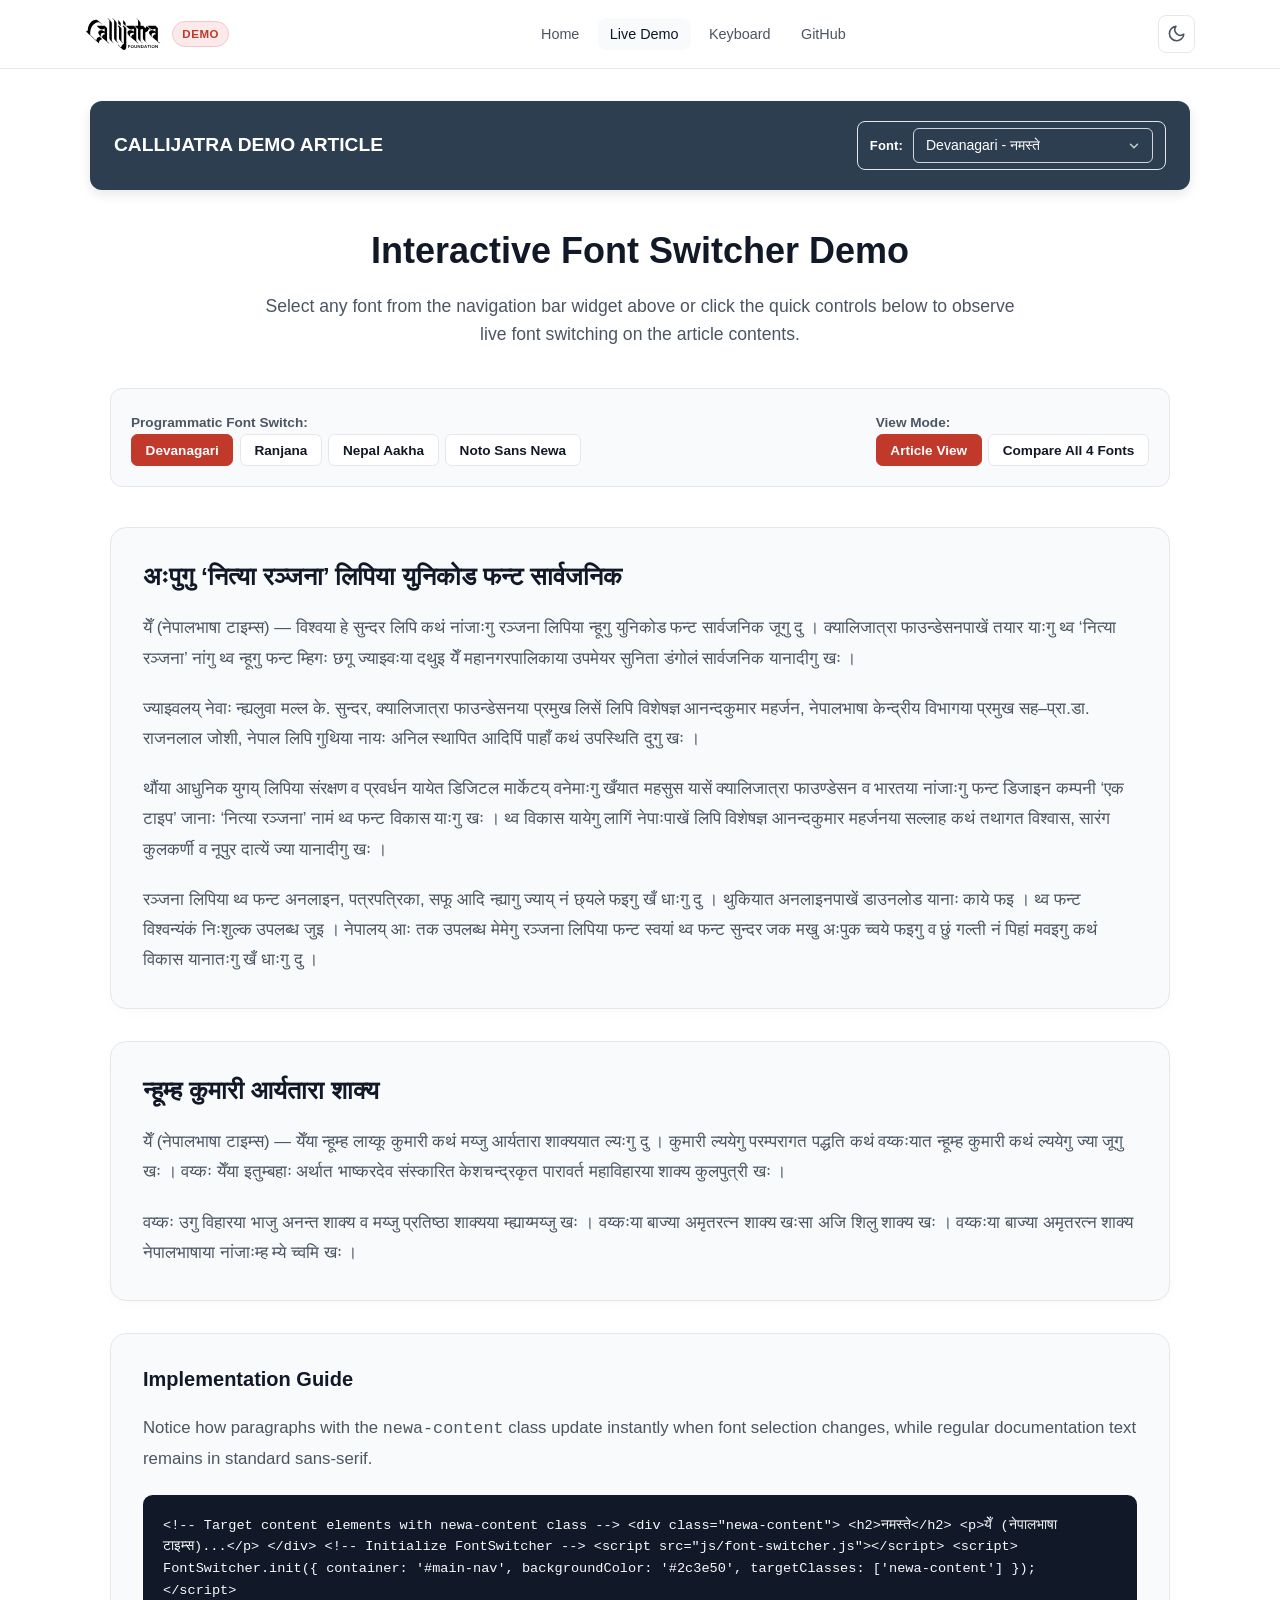
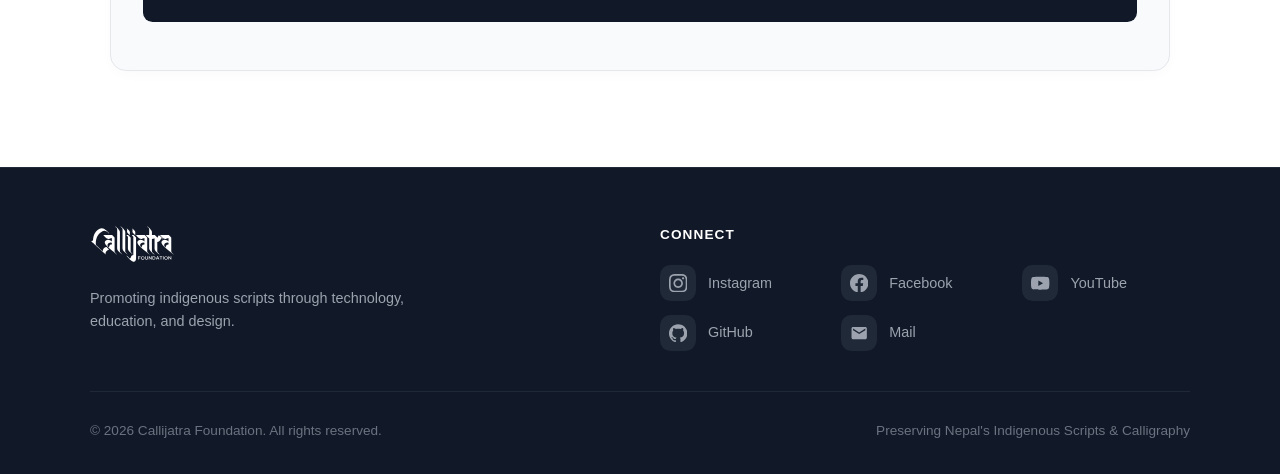
<file: demo/index.html>
<!DOCTYPE html>
<html lang="en">
<head>
  <meta charset="UTF-8">
  <meta name="viewport" content="width=device-width, initial-scale=1.0">
  <title>Font Switcher Widget — Interactive Demo — Callijatra</title>
  <meta name="description" content="Interactive live demo of the Font Switcher Widget by Callijatra Foundation for switching between Devanagari, Nithya Ranjana, Nepal Lipi Aakha, and Noto Sans Newa.">

  <link rel="icon" href="images/callijatra_logo.svg" type="image/svg+xml">

  <!-- Include Font Switcher Widget CSS -->
  <link rel="stylesheet" href="css/font-switcher.css">

  <!-- Prevent dark mode flash -->
  <script>
    (function () {
      const saved = localStorage.getItem('theme');
      const prefersDark = window.matchMedia('(prefers-color-scheme: dark)').matches;
      if (saved === 'dark' || (!saved && prefersDark)) {
        document.documentElement.classList.add('dark');
      }
    })();
  </script>

  <style>
    .hidden {
      display: none !important;
    }

    /* CSS Dark/Light Mode Icon Toggle */
    html.dark #icon-sun { display: block !important; }
    html.dark #icon-moon { display: none !important; }
    html:not(.dark) #icon-sun { display: none !important; }
    html:not(.dark) #icon-moon { display: block !important; }

    :root {
      --font-sans: -apple-system, BlinkMacSystemFont, "Segoe UI", Roboto, sans-serif;
      --font-mono: ui-monospace, SFMono-Regular, Menlo, Monaco, Consolas, monospace;
      
      --brand: #c0392b;
      --brand-hover: #a93226;
      --brand-subtle: #fbeae9;
      --brand-subtle-border: #f5c6cb;
      
      --bg-main: #ffffff;
      --bg-card: #f9fafb;
      --bg-nav: #2c3e50;
      --border-color: #e5e7eb;
      --text-main: #111827;
      --text-muted: #4b5563;
      --text-subtle: #6b7280;
    }

    html.dark {
      --brand-subtle: #3b1212;
      --brand-subtle-border: #7f1d1d;
      
      --bg-main: #030712;
      --bg-card: #111827;
      --bg-nav: #0f172a;
      --border-color: #1f2937;
      --text-main: #f9fafb;
      --text-muted: #9ca3af;
      --text-subtle: #6b7280;
    }

    * { box-sizing: border-box; margin: 0; padding: 0; }
    
    body {
      font-family: var(--font-sans);
      background-color: var(--bg-main);
      color: var(--text-main);
      line-height: 1.6;
      transition: background-color 0.2s, color 0.2s;
    }

    /* Navbar matching Callijatra Foundation */
    .navbar {
      position: sticky;
      top: 0;
      z-index: 50;
      background-color: rgba(255, 255, 255, 0.95);
      backdrop-filter: blur(8px);
      -webkit-backdrop-filter: blur(8px);
      border-bottom: 1px solid var(--border-color);
    }
    html.dark .navbar {
      background-color: rgba(3, 7, 18, 0.95);
    }

    .nav-container {
      max-width: 1150px;
      margin: 0 auto;
      padding: 0 1.25rem;
      height: 4.25rem;
      display: flex;
      align-items: center;
      justify-content: space-between;
    }

    .brand-logo {
      display: flex;
      align-items: center;
      gap: 0.6rem;
      color: var(--text-main);
    }
    .brand-logo-img-link {
      display: flex;
      align-items: center;
      text-decoration: none;
      transition: opacity 0.2s;
    }
    .brand-logo-img-link:hover {
      opacity: 0.85;
    }
    .brand-title-link {
      display: flex;
      align-items: center;
      text-decoration: none;
      color: inherit;
    }
    .brand-logo img {
      height: 2.25rem;
      width: auto;
    }
    html.dark .brand-logo img {
      filter: brightness(0) invert(1);
    }

    .brand-badge {
      font-size: 0.72rem;
      font-weight: 700;
      text-transform: uppercase;
      letter-spacing: 0.05em;
      background-color: var(--brand-subtle);
      color: var(--brand);
      padding: 0.2rem 0.55rem;
      border-radius: 9999px;
      border: 1px solid var(--brand-subtle-border);
    }

    .nav-links-desktop {
      display: flex;
      align-items: center;
      gap: 0.4rem;
      list-style: none;
    }
    @media (max-width: 868px) {
      .nav-links-desktop { display: none; }
    }

    .nav-link {
      padding: 0.5rem 0.75rem;
      border-radius: 0.5rem;
      font-size: 0.9rem;
      font-weight: 500;
      color: var(--text-muted);
      text-decoration: none;
      transition: color 0.15s, background-color 0.15s;
    }
    .nav-link:hover, .nav-link.active {
      color: var(--text-main);
      background-color: var(--bg-card);
    }

    .nav-right {
      display: flex;
      align-items: center;
      gap: 0.5rem;
    }

    .icon-btn {
      padding: 0.5rem;
      border-radius: 0.5rem;
      border: 1px solid var(--border-color);
      background: transparent;
      color: var(--text-muted);
      cursor: pointer;
      display: flex;
      align-items: center;
      justify-content: center;
    }
    .icon-btn:hover {
      background-color: var(--bg-card);
      color: var(--text-main);
    }

    .hamburger-btn {
      display: none;
    }
    @media (max-width: 868px) {
      .hamburger-btn { display: flex; }
    }

    /* Mobile Drawer */
    .mobile-menu {
      display: none;
      border-top: 1px solid var(--border-color);
      background-color: var(--bg-main);
      padding: 0.75rem 1.25rem 1.25rem;
    }
    .mobile-menu.open {
      display: block;
      animation: menuSlideDown 0.2s ease-out;
    }
    @keyframes menuSlideDown {
      from { opacity: 0; transform: translateY(-8px); }
      to { opacity: 1; transform: translateY(0); }
    }

    .mobile-menu-list {
      display: flex;
      flex-direction: column;
      gap: 0.25rem;
      list-style: none;
    }

    .mobile-nav-link {
      display: block;
      padding: 0.75rem 1rem;
      border-radius: 0.5rem;
      font-size: 0.95rem;
      font-weight: 500;
      color: var(--text-muted);
      text-decoration: none;
    }
    .mobile-nav-link:hover, .mobile-nav-link.active {
      background-color: var(--bg-card);
      color: var(--text-main);
    }

    /* Container Demo Banner */
    .nav-custom-bar {
      background-color: var(--bg-nav);
      color: #ffffff;
      padding: 1.25rem 1.5rem;
      border-radius: 0.75rem;
      margin: 2rem auto;
      max-width: 1100px;
      display: flex;
      align-items: center;
      justify-content: space-between;
      box-shadow: 0 4px 12px rgba(0,0,0,0.1);
      flex-wrap: wrap;
      gap: 1rem;
    }

    .nav-custom-bar h2 {
      font-size: 1.2rem;
      font-weight: 700;
      color: #ffffff;
      margin: 0;
    }

    /* Page Content */
    .container {
      max-width: 1100px;
      margin: 0 auto;
      padding: 0 1.25rem 4rem;
    }

    .demo-header {
      text-align: center;
      margin-bottom: 2.5rem;
    }

    .demo-title {
      font-size: 2.25rem;
      font-weight: 800;
      margin-bottom: 0.75rem;
      color: var(--text-main);
    }
    @media (max-width: 640px) {
      .demo-title { font-size: 1.75rem; }
    }

    .demo-desc {
      font-size: 1.1rem;
      color: var(--text-muted);
      max-width: 750px;
      margin: 0 auto 1.5rem;
    }
    @media (max-width: 640px) {
      .demo-desc { font-size: 0.95rem; }
    }

    /* Interactive Toolbar */
    .interactive-bar {
      background-color: var(--bg-card);
      border: 1px solid var(--border-color);
      border-radius: 0.75rem;
      padding: 1.25rem;
      margin-bottom: 2.5rem;
      display: flex;
      align-items: center;
      justify-content: space-between;
      flex-wrap: wrap;
      gap: 1rem;
    }

    .btn-group {
      display: flex;
      gap: 0.4rem;
      flex-wrap: wrap;
    }

    .btn-sm {
      padding: 0.45rem 0.85rem;
      border-radius: 0.4rem;
      border: 1px solid var(--border-color);
      background-color: var(--bg-main);
      color: var(--text-main);
      font-size: 0.85rem;
      font-weight: 600;
      cursor: pointer;
      transition: all 0.15s;
    }
    .btn-sm:hover {
      border-color: var(--brand);
      color: var(--brand);
    }
    .btn-sm.active {
      background-color: var(--brand);
      color: #ffffff;
      border-color: var(--brand);
    }

    /* Content Cards */
    .content-box {
      background-color: var(--bg-card);
      border: 1px solid var(--border-color);
      border-radius: 1rem;
      padding: 2rem;
      margin-bottom: 2rem;
      box-shadow: 0 4px 15px -3px rgba(0,0,0,0.03);
    }
    @media (max-width: 640px) {
      .content-box { padding: 1.25rem; }
    }

    .content-box h2 {
      font-size: 1.55rem;
      font-weight: 700;
      margin-bottom: 1.25rem;
      color: var(--text-main);
      line-height: 1.35;
    }
    @media (max-width: 640px) {
      .content-box h2 { font-size: 1.3rem; }
    }

    .content-box p {
      font-size: 1.05rem;
      line-height: 1.8;
      color: var(--text-muted);
      margin-bottom: 1.25rem;
    }
    @media (max-width: 640px) {
      .content-box p { font-size: 0.95rem; }
    }
    .content-box p:last-child {
      margin-bottom: 0;
    }

    /* Side-by-Side Comparison Grid */
    .comparison-grid-view {
      display: grid;
      grid-template-columns: repeat(auto-fit, minmax(320px, 1fr));
      gap: 1.5rem;
      margin-bottom: 2rem;
    }

    .comparison-card {
      background-color: var(--bg-card);
      border: 1px solid var(--border-color);
      border-radius: 0.85rem;
      padding: 1.5rem;
    }
    .comparison-card-title {
      font-size: 0.85rem;
      font-weight: 700;
      text-transform: uppercase;
      letter-spacing: 0.05em;
      color: var(--brand);
      margin-bottom: 1rem;
      padding-bottom: 0.5rem;
      border-bottom: 1px solid var(--border-color);
    }

    .code-block {
      background-color: #111827;
      color: #f9fafb;
      padding: 1.25rem;
      border-radius: 0.6rem;
      font-family: var(--font-mono);
      font-size: 0.85rem;
      line-height: 1.6;
      overflow-x: auto;
      margin: 1rem 0;
    }

    /* Footer matching Callijatra Foundation */
    .footer {
      background-color: #111827;
      color: #9ca3af;
      padding: 3.5rem 1.25rem 2rem;
      border-top: 1px solid #1f2937;
    }
    html.dark .footer {
      background-color: #030712;
    }

    .footer-container {
      max-width: 1100px;
      margin: 0 auto;
      display: grid;
      grid-template-columns: 1fr 1fr;
      gap: 2.5rem;
      margin-bottom: 2.5rem;
    }
    @media (max-width: 768px) {
      .footer-container { grid-template-columns: 1fr; }
    }

    .footer-brand img {
      height: 2.5rem;
      filter: brightness(0) invert(1);
      margin-bottom: 1rem;
    }
    .footer-brand p {
      font-size: 0.9rem;
      line-height: 1.6;
      color: #9ca3af;
      max-width: 320px;
    }

    .footer-social-title {
      color: #ffffff;
      font-size: 0.85rem;
      font-weight: 700;
      text-transform: uppercase;
      letter-spacing: 0.08em;
      margin-bottom: 1.25rem;
    }

    .social-grid {
      display: grid;
      grid-template-columns: repeat(auto-fit, minmax(140px, 1fr));
      gap: 0.85rem;
    }

    .social-item {
      display: flex;
      align-items: center;
      gap: 0.75rem;
      color: #9ca3af;
      text-decoration: none;
      font-size: 0.9rem;
      font-weight: 500;
      transition: color 0.2s;
    }
    .social-item:hover {
      color: #ffffff;
    }

    .social-icon {
      width: 2.25rem;
      height: 2.25rem;
      border-radius: 0.65rem;
      background-color: #1f2937;
      display: flex;
      align-items: center;
      justify-content: center;
      shrink: 0;
      transition: all 0.2s;
    }
    .social-icon svg {
      width: 1.15rem;
      height: 1.15rem;
      fill: #9ca3af;
      transition: fill 0.2s;
    }
    .social-item:hover .social-icon svg {
      fill: #ffffff;
    }

    .social-item.instagram:hover .social-icon { background: linear-gradient(to bottom right, #833ab4, #fd1d1d, #fcb045); }
    .social-item.facebook:hover .social-icon { background-color: #1877F2; }
    .social-item.youtube:hover .social-icon { background-color: #FF0000; }
    .social-item.github:hover .social-icon { background-color: #374151; }
    .social-item.email:hover .social-icon, .social-item.mail:hover .social-icon { background-color: #EA4335; }

    .footer-bottom {
      max-width: 1100px;
      margin: 0 auto;
      padding-top: 1.75rem;
      border-top: 1px solid #1f2937;
      display: flex;
      align-items: center;
      justify-content: space-between;
      font-size: 0.85rem;
      color: #6b7280;
      flex-wrap: wrap;
      gap: 1rem;
    }
  </style>
</head>
<body>

  <!-- STICKY NAVBAR -->
  <header class="navbar">
    <div class="nav-container">
      <div class="brand-logo">
        <a href="https://callijatra.github.io" target="_blank" rel="noopener noreferrer" title="Callijatra Foundation Webpage" class="brand-logo-img-link">
          <img src="images/callijatra_logo.svg" alt="Callijatra Foundation Logo">
        </a>
        <a href="../index.html" class="brand-title-link" title="Font Switcher Home">
          <span class="brand-badge">Demo</span>
        </a>
      </div>

      <!-- Desktop links -->
      <ul class="nav-links-desktop">
        <li><a href="../index.html" class="nav-link">Home</a></li>
        <li><a href="index.html" class="nav-link active">Live Demo</a></li>
        <li><a href="transliterate.html" class="nav-link">Keyboard</a></li>
        <li><a href="https://github.com/callijatra/newa-font-switch-widget" target="_blank" rel="noopener noreferrer" class="nav-link">GitHub</a></li>
      </ul>

      <div class="nav-right">
        <!-- Theme Toggle Button -->
        <button id="theme-toggle" class="icon-btn" aria-label="Toggle Dark Mode">
          <svg id="icon-sun" class="hidden" style="width:1.2rem;height:1.2rem;" fill="none" viewBox="0 0 24 24" stroke="currentColor" stroke-width="2">
            <path stroke-linecap="round" stroke-linejoin="round" d="M12 3v1m0 16v1m8.66-9H21M3 12H2m15.36-6.36-.71.71M6.34 17.66l-.71.71M17.66 17.66l-.71-.71M6.34 6.34l-.71-.71M12 5a7 7 0 1 0 0 14A7 7 0 0 0 12 5z"/>
          </svg>
          <svg id="icon-moon" style="width:1.2rem;height:1.2rem;" fill="none" viewBox="0 0 24 24" stroke="currentColor" stroke-width="2">
            <path stroke-linecap="round" stroke-linejoin="round" d="M21 12.79A9 9 0 1 1 11.21 3 7 7 0 0 0 21 12.79z"/>
          </svg>
        </button>

        <!-- Mobile Hamburger Button -->
        <button id="hamburger-btn" class="icon-btn hamburger-btn" aria-label="Toggle Navigation" aria-expanded="false">
          <svg id="icon-hamburger" style="width:1.35rem;height:1.35rem;" fill="none" viewBox="0 0 24 24" stroke="currentColor" stroke-width="2">
            <path stroke-linecap="round" stroke-linejoin="round" d="M4 6h16M4 12h16M4 18h16"/>
          </svg>
          <svg id="icon-close" class="hidden" style="width:1.35rem;height:1.35rem;" fill="none" viewBox="0 0 24 24" stroke="currentColor" stroke-width="2">
            <path stroke-linecap="round" stroke-linejoin="round" d="M6 18L18 6M6 6l12 12"/>
          </svg>
        </button>
      </div>
    </div>

    <!-- Mobile Drawer Menu -->
    <div id="mobile-menu" class="mobile-menu">
      <ul class="mobile-menu-list">
        <li><a href="../index.html" class="mobile-nav-link">Repo Homepage</a></li>
        <li><a href="index.html" class="mobile-nav-link active">Live Article Demo</a></li>
        <li><a href="transliterate.html" class="mobile-nav-link">Transliteration Keyboard</a></li>
        <li><a href="https://github.com/callijatra/newa-font-switch-widget" target="_blank" rel="noopener noreferrer" class="mobile-nav-link">GitHub Repository ↗</a></li>
        <li><a href="https://callijatra.github.io" target="_blank" rel="noopener noreferrer" class="mobile-nav-link">Callijatra Foundation ↗</a></li>
      </ul>
    </div>
  </header>

  <!-- NAVIGATION BAR DEMO (CONTAINER PLACEMENT) -->
  <div class="nav-custom-bar" id="main-nav">
    <h2>CALLIJATRA DEMO ARTICLE</h2>
    <!-- FontSwitcher widget will be dynamically inserted here -->
  </div>

  <main class="container">
    <div class="demo-header">
      <h1 class="demo-title">Interactive Font Switcher Demo</h1>
      <p class="demo-desc">Select any font from the navigation bar widget above or click the quick controls below to observe live font switching on the article contents.</p>
    </div>

    <!-- INTERACTIVE TOOLBAR CONTROLS -->
    <div class="interactive-bar">
      <div>
        <span style="font-size:0.85rem;font-weight:700;margin-right:0.5rem;color:var(--text-muted);">Programmatic Font Switch:</span>
        <div class="btn-group">
          <button class="btn-sm active" id="btn-font-deva">Devanagari</button>
          <button class="btn-sm" id="btn-font-ranj">Ranjana</button>
          <button class="btn-sm" id="btn-font-aakha">Nepal Aakha</button>
          <button class="btn-sm" id="btn-font-noto">Noto Sans Newa</button>
        </div>
      </div>

      <div>
        <span style="font-size:0.85rem;font-weight:700;margin-right:0.5rem;color:var(--text-muted);">View Mode:</span>
        <div class="btn-group">
          <button class="btn-sm active" id="btn-mode-article">Article View</button>
          <button class="btn-sm" id="btn-mode-compare">Compare All 4 Fonts</button>
        </div>
      </div>
    </div>

    <!-- ARTICLE VIEW MODE -->
    <div id="article-view-container">
      <article class="content-box newa-content">
        <h2>अःपुगु ‘नित्या रञ्जना’ लिपिया युनिकोड फन्ट सार्वजनिक</h2>
        <p>येँ (नेपालभाषा टाइम्स) — विश्वया हे सुन्दर लिपि कथं नांजाःगु रञ्जना लिपिया न्हूगु युनिकोड फन्ट सार्वजनिक जूगु दु । क्यालिजात्रा फाउन्डेसनपाखें तयार याःगु थ्व ‘नित्या रञ्जना’ नांगु थ्व न्हूगु फन्ट म्हिगः छगू ज्याझ्वःया दथुइ येँ महानगरपालिकाया उपमेयर सुनिता डंगोलं सार्वजनिक यानादीगु खः ।</p>
        <p>ज्याझ्वलय् नेवाः न्ह्यलुवा मल्ल के. सुन्दर, क्यालिजात्रा फाउन्डेसनया प्रमुख लिसें लिपि विशेषज्ञ आनन्दकुमार महर्जन, नेपालभाषा केन्द्रीय विभागया प्रमुख सह–प्रा.डा. राजनलाल जोशी, नेपाल लिपि गुथिया नायः अनिल स्थापित आदिपिं पाहाँ कथं उपस्थिति दुगु खः ।</p>
        <p>थौंया आधुनिक युगय् लिपिया संरक्षण व प्रवर्धन यायेत डिजिटल मार्केटय् वनेमाःगु खँयात महसुस यासें क्यालिजात्रा फाउण्डेसन व भारतया नांजाःगु फन्ट डिजाइन कम्पनी ‘एक टाइप’ जानाः ‘नित्या रञ्जना’ नामं थ्व फन्ट विकास याःगु खः । थ्व विकास यायेगु लागिं नेपाःपाखें लिपि विशेषज्ञ आनन्दकुमार महर्जनया सल्लाह कथं तथागत विश्वास, सारंग कुलकर्णी व नूपुर दात्यें ज्या यानादीगु खः ।</p>
        <p>रञ्जना लिपिया थ्व फन्ट अनलाइन, पत्रपत्रिका, सफू आदि न्ह्यागु ज्याय् नं छ्यले फइगु खँ धाःगु दु । थुकियात अनलाइनपाखें डाउनलोड यानाः काये फइ । थ्व फन्ट विश्वन्यंकं निःशुल्क उपलब्ध जुइ । नेपालय् आः तक उपलब्ध मेमेगु रञ्जना लिपिया फन्ट स्वयां थ्व फन्ट सुन्दर जक मखु अःपुक च्वये फइगु व छुं गल्ती नं पिहां मवइगु कथं विकास यानातःगु खँ धाःगु दु ।</p>
      </article>

      <article class="content-box newa-content">
        <h2>न्हूम्ह कुमारी आर्यतारा शाक्य</h2>
        <p>येँ (नेपालभाषा टाइम्स) — येँया न्हूम्ह लाय्कू कुमारी कथं मय्जु आर्यतारा शाक्ययात ल्यःगु दु । कुमारी ल्ययेगु परम्परागत पद्धति कथं वय्कःयात न्हूम्ह कुमारी कथं ल्ययेगु ज्या जूगु खः । वय्कः येँया इतुम्बहाः अर्थात भाष्करदेव संस्कारित केशचन्द्रकृत पारावर्त महाविहारया शाक्य कुलपुत्री खः ।</p>
        <p>वय्कः उगु विहारया भाजु अनन्त शाक्य व मय्जु प्रतिष्ठा शाक्यया म्ह्याय्मय्जु खः । वय्कःया बाज्या अमृतरत्न शाक्य खःसा अजि शिलु शाक्य खः । वय्कःया बाज्या अमृतरत्न शाक्य नेपालभाषाया नांजाःम्ह म्ये च्वमि खः ।</p>
      </article>

      <!-- REGULAR NON-TARGET CONTENT -->
      <div class="content-box">
        <h2 style="font-size:1.25rem;">Implementation Guide</h2>
        <p>Notice how paragraphs with the <code>newa-content</code> class update instantly when font selection changes, while regular documentation text remains in standard sans-serif.</p>

        <div class="code-block">&lt;!-- Target content elements with newa-content class --&gt;
&lt;div class="newa-content"&gt;
  &lt;h2&gt;नमस्ते&lt;/h2&gt;
  &lt;p&gt;येँ (नेपालभाषा टाइम्स)...&lt;/p&gt;
&lt;/div&gt;

&lt;!-- Initialize FontSwitcher --&gt;
&lt;script src="js/font-switcher.js"&gt;&lt;/script&gt;
&lt;script&gt;
  FontSwitcher.init({
    container: '#main-nav',
    backgroundColor: '#2c3e50',
    targetClasses: ['newa-content']
  });
&lt;/script&gt;</div>
      </div>
    </div>

    <!-- COMPARISON MODE CONTAINER -->
    <div id="comparison-view-container" class="comparison-grid-view" style="display:none;">
      <!-- Original Devanagari -->
      <div class="comparison-card">
        <div class="comparison-card-title">1. Original Devanagari</div>
        <h2>अःपुगु ‘नित्या रञ्जना’ लिपिया युनिकोड फन्ट सार्वजनिक</h2>
        <p>विश्वया हे सुन्दर लिपि कथं नांजाःगु रञ्जना लिपिया न्हूगु युनिकोड फन्ट सार्वजनिक जूगु दु । क्यालिजात्रा फाउन्डेसनपाखें तयार याःगु थ्व ‘नित्या रञ्जना’ नांगु थ्व न्हूगु फन्ट सार्वजनिक यानादीगु खः ।</p>
      </div>

      <!-- Nithya Ranjana -->
      <div class="comparison-card">
        <div class="comparison-card-title">2. Nithya Ranjana</div>
        <div class="font-switcher-ranjana" style="font-size:1.6rem;">
          <h2>अःपुगु ‘नित्या रञ्जना’ लिपिया युनिकोड फन्ट सार्वजनिक</h2>
          <p>विश्वया हे सुन्दर लिपि कथं नांजाःगु रञ्जना लिपिया न्हूगु युनिकोड फन्ट सार्वजनिक जूगु दु । क्यालिजात्रा फाउन्डेसनपाखें तयार याःगु थ्व ‘नित्या रञ्जना’ नांगु थ्व न्हूगु फन्ट सार्वजनिक यानादीगु खः ।</p>
        </div>
      </div>

      <!-- Nepal Aakha -->
      <div class="comparison-card">
        <div class="comparison-card-title">3. Nepal Lipi "Aakha"</div>
        <div class="font-switcher-newa">
          <h2>अःपुगु ‘नित्या रञ्जना’ लिपिया युनिकोड फन्ट सार्वजनिक</h2>
          <p>विश्वया हे सुन्दर लिपि कथं नांजाःगु रञ्जना लिपिया न्हूगु युनिकोड फन्ट सार्वजनिक जूगु दु । क्यालिजात्रा फाउन्डेसनपाखें तयार याःगु थ्व ‘नित्या रञ्जना’ नांगु थ्व न्हूगु फन्ट सार्वजनिक यानादीगु खः ।</p>
        </div>
      </div>

      <!-- Noto Sans Newa -->
      <div class="comparison-card">
        <div class="comparison-card-title">4. Noto Sans Newa</div>
        <div class="font-switcher-notoNewa" id="notonewa-converted-demo">
        </div>
      </div>
    </div>
  </main>

  <!-- CALLIJATRA FOOTER -->
  <footer class="footer">
    <div class="footer-container">
      <div class="footer-brand">
        <img src="images/callijatra_logo.svg" alt="Callijatra Foundation Logo">
        <p>Promoting indigenous scripts through technology, education, and design.</p>
      </div>

      <div>
        <h3 class="footer-social-title">Connect</h3>
        <div class="social-grid">
          <a href="https://www.instagram.com/callijatra" target="_blank" rel="noopener noreferrer" class="social-item instagram">
            <span class="social-icon"><svg viewBox="0 0 24 24"><path d="M12 2.163c3.204 0 3.584.012 4.85.07 3.252.148 4.771 1.691 4.919 4.919.058 1.265.069 1.645.069 4.849 0 3.205-.012 3.584-.069 4.849-.149 3.225-1.664 4.771-4.919 4.919-1.266.058-1.644.07-4.85.07-3.204 0-3.584-.012-4.849-.07-3.26-.149-4.771-1.699-4.919-4.92-.058-1.265-.07-1.644-.07-4.849 0-3.204.013-3.583.07-4.849.149-3.227 1.664-4.771 4.919-4.919 1.266-.057 1.645-.069 4.849-.069zm0-2.163c-3.259 0-3.667.014-4.947.072-4.358.2-6.78 2.618-6.98 6.98-.059 1.281-.073 1.689-.073 4.948 0 3.259.014 3.668.072 4.948.2 4.358 2.618 6.78 6.98 6.98 1.281.058 1.689.072 4.948.072 3.259 0 3.668-.014 4.948-.072 4.354-.2 6.782-2.618 6.979-6.98.059-1.28.073-1.689.073-4.948 0-3.259-.014-3.667-.072-4.947-.196-4.354-2.617-6.78-6.979-6.98-1.281-.059-1.69-.073-4.949-.073zm0 5.838c-3.403 0-6.162 2.759-6.162 6.162s2.759 6.163 6.162 6.163 6.162-2.759 6.162-6.163c0-3.403-2.759-6.162-6.162-6.162zm0 10.162c-2.209 0-4-1.79-4-4 0-2.209 1.791-4 4-4s4 1.791 4 4c0 2.21-1.791 4-4 4zm6.406-11.845c-.796 0-1.441.645-1.441 1.44s.645 1.44 1.441 1.44c.795 0 1.439-.645 1.439-1.44s-.644-1.44-1.439-1.44z"/></svg></span>
            Instagram
          </a>
          <a href="https://www.facebook.com/ranjana-script" target="_blank" rel="noopener noreferrer" class="social-item facebook">
            <span class="social-icon"><svg viewBox="0 0 24 24"><path d="M24 12.073c0-6.627-5.373-12-12-12s-12 5.373-12 12c0 5.99 4.388 10.954 10.125 11.854v-8.385H7.078v-3.47h3.047V9.43c0-3.007 1.792-4.669 4.533-4.669 1.312 0 2.686.235 2.686.235v2.953H15.83c-1.491 0-1.956.925-1.956 1.874v2.25h3.328l-.532 3.47h-2.796v8.385C19.612 23.027 24 18.062 24 12.073z"/></svg></span>
            Facebook
          </a>
          <a href="https://www.youtube.com/@callijatra" target="_blank" rel="noopener noreferrer" class="social-item youtube">
            <span class="social-icon"><svg viewBox="0 0 24 24"><path d="M23.498 6.186a3.016 3.016 0 0 0-2.122-2.136C19.505 3.545 12 3.545 12 3.545s-7.505 0-9.377.505A3.017 3.017 0 0 0 .502 6.186C0 8.07 0 12 0 12s0 3.93.502 5.814a3.016 3.016 0 0 0 2.122 2.136c1.871.505 9.376.505 9.376.505s7.505 0 9.377-.505a3.015 3.015 0 0 0 2.122-2.136C24 15.93 24 12 24 12s0-3.93-.502-5.814zM9.545 15.568V8.432L15.818 12l-6.273 3.568z"/></svg></span>
            YouTube
          </a>
          <a href="https://github.com/callijatra" target="_blank" rel="noopener noreferrer" class="social-item github">
            <span class="social-icon"><svg viewBox="0 0 24 24"><path d="M12 .297c-6.63 0-12 5.373-12 12 0 5.303 3.438 9.82 8.205 11.385.6.113.82-.258.82-.577 0-.285-.01-1.04-.015-2.04-3.338.724-4.042-1.61-4.042-1.61C4.422 18.07 3.633 17.7 3.633 17.7c-1.087-.744.084-.729.084-.729 1.205.084 1.838 1.236 1.838 1.236 1.07 1.835 2.809 1.305 3.495.998.108-.776.417-1.305.76-1.605-2.665-.3-5.466-1.332-5.466-5.93 0-1.31.465-2.38 1.235-3.22-.135-.303-.54-1.523.105-3.176 0 0 1.005-.322 3.3 1.23.96-.267 1.98-.399 3-.405 1.02.006 2.04.138 3 .405 2.28-1.552 3.285-1.23 3.285-1.23.645 1.653.24 2.873.12 3.176.765.84 1.23 1.91 1.23 3.22 0 4.61-2.805 5.625-5.475 5.92.42.36.81 1.096.81 2.22 0 1.606-.015 2.896-.015 3.286 0 .315.21.69.825.57C20.565 22.092 24 17.592 24 12.297c0-6.627-5.373-12-12-12"/></svg></span>
            GitHub
          </a>
          <a href="mailto:callijatrafoundation@gmail.com" class="social-item mail">
            <span class="social-icon"><svg viewBox="0 0 24 24"><path d="M20 4H4c-1.1 0-1.99.9-1.99 2L2 18c0 1.1.9 2 2 2h16c1.1 0 2-.9 2-2V6c0-1.1-.9-2-2-2zm0 4l-8 5-8-5V6l8 5 8-5v2z"/></svg></span>
            Mail
          </a>
        </div>
      </div>
    </div>

    <div class="footer-bottom">
      <p>© 2026 Callijatra Foundation. All rights reserved.</p>
      <p>Preserving Nepal's Indigenous Scripts & Calligraphy</p>
    </div>
  </footer>

  <script src="js/font-switcher.js"></script>
  <script>
    document.addEventListener('DOMContentLoaded', function() {
      // Dark Mode Toggle
      const themeToggleBtn = document.getElementById('theme-toggle');
      const iconSun = document.getElementById('icon-sun');
      const iconMoon = document.getElementById('icon-moon');

      function updateThemeIcons() {
        const isDark = document.documentElement.classList.contains('dark');
        if (isDark) {
          iconSun.classList.remove('hidden');
          iconMoon.classList.add('hidden');
        } else {
          iconSun.classList.add('hidden');
          iconMoon.classList.remove('hidden');
        }
      }
      updateThemeIcons();

      themeToggleBtn.addEventListener('click', function() {
        document.documentElement.classList.toggle('dark');
        const isDark = document.documentElement.classList.contains('dark');
        localStorage.setItem('theme', isDark ? 'dark' : 'light');
        updateThemeIcons();
      });

      // Mobile Hamburger Drawer Toggle
      const hamburgerBtn = document.getElementById('hamburger-btn');
      const mobileMenu = document.getElementById('mobile-menu');
      const iconHamburger = document.getElementById('icon-hamburger');
      const iconClose = document.getElementById('icon-close');

      hamburgerBtn.addEventListener('click', function() {
        const isOpen = mobileMenu.classList.contains('open');
        if (isOpen) {
          mobileMenu.classList.remove('open');
          iconHamburger.classList.remove('hidden');
          iconClose.classList.add('hidden');
          hamburgerBtn.setAttribute('aria-expanded', 'false');
        } else {
          mobileMenu.classList.add('open');
          iconHamburger.classList.add('hidden');
          iconClose.classList.remove('hidden');
          hamburgerBtn.setAttribute('aria-expanded', 'true');
        }
      });

      document.querySelectorAll('.mobile-nav-link').forEach(link => {
        link.addEventListener('click', () => {
          mobileMenu.classList.remove('open');
          iconHamburger.classList.remove('hidden');
          iconClose.classList.add('hidden');
          hamburgerBtn.setAttribute('aria-expanded', 'false');
        });
      });

      // Initialize FontSwitcher inside the custom nav bar
      FontSwitcher.init({
        container: '#main-nav',
        backgroundColor: '#2c3e50',
        targetClasses: ['newa-content']
      });

      // Programmatic Quick Buttons
      const btnDeva = document.getElementById('btn-font-deva');
      const btnRanj = document.getElementById('btn-font-ranj');
      const btnAakha = document.getElementById('btn-font-aakha');
      const btnNoto = document.getElementById('btn-font-noto');

      function setActiveFontBtn(activeBtn) {
        [btnDeva, btnRanj, btnAakha, btnNoto].forEach(b => b.classList.remove('active'));
        activeBtn.classList.add('active');
      }

      btnDeva.addEventListener('click', () => { FontSwitcher.switchFont('devanagari'); setActiveFontBtn(btnDeva); });
      btnRanj.addEventListener('click', () => { FontSwitcher.switchFont('ranjana'); setActiveFontBtn(btnRanj); });
      btnAakha.addEventListener('click', () => { FontSwitcher.switchFont('newa'); setActiveFontBtn(btnAakha); });
      btnNoto.addEventListener('click', () => { FontSwitcher.switchFont('notoNewa'); setActiveFontBtn(btnNoto); });

      window.addEventListener('fontChange', function(e) {
        if (e.detail.font === 'devanagari') setActiveFontBtn(btnDeva);
        if (e.detail.font === 'ranjana') setActiveFontBtn(btnRanj);
        if (e.detail.font === 'newa') setActiveFontBtn(btnAakha);
        if (e.detail.font === 'notoNewa') setActiveFontBtn(btnNoto);
      });

      // View Mode Toggle
      const btnModeArticle = document.getElementById('btn-mode-article');
      const btnModeCompare = document.getElementById('btn-mode-compare');
      const articleViewContainer = document.getElementById('article-view-container');
      const comparisonViewContainer = document.getElementById('comparison-view-container');
      const notonewaConvertedDemo = document.getElementById('notonewa-converted-demo');

      notonewaConvertedDemo.innerHTML = `<h2>${FontSwitcher.toNewa('अःपुगु ‘नित्या रञ्जना’ लिपिया युनिकोड फन्ट सार्वजनिक')}</h2><p>${FontSwitcher.toNewa('विश्वया हे सुन्दर लिपि कथं नांजाःगु रञ्जना लिपिया न्हूगु युनिकोड फन्ट सार्वजनिक जूगु दु । क्यालिजात्रा फाउन्डेसनपाखें तयार याःगु थ्व ‘नित्या रञ्जना’ नांगु थ्व न्हूगु फन्ट सार्वजनिक यानादीगु खः ।')}</p>`;

      btnModeArticle.addEventListener('click', () => {
        btnModeArticle.classList.add('active');
        btnModeCompare.classList.remove('active');
        articleViewContainer.style.display = 'block';
        comparisonViewContainer.style.display = 'none';
      });

      btnModeCompare.addEventListener('click', () => {
        btnModeCompare.classList.add('active');
        btnModeArticle.classList.remove('active');
        articleViewContainer.style.display = 'none';
        comparisonViewContainer.style.display = 'grid';
      });
    });
  </script>
</body>
</html>
</file>
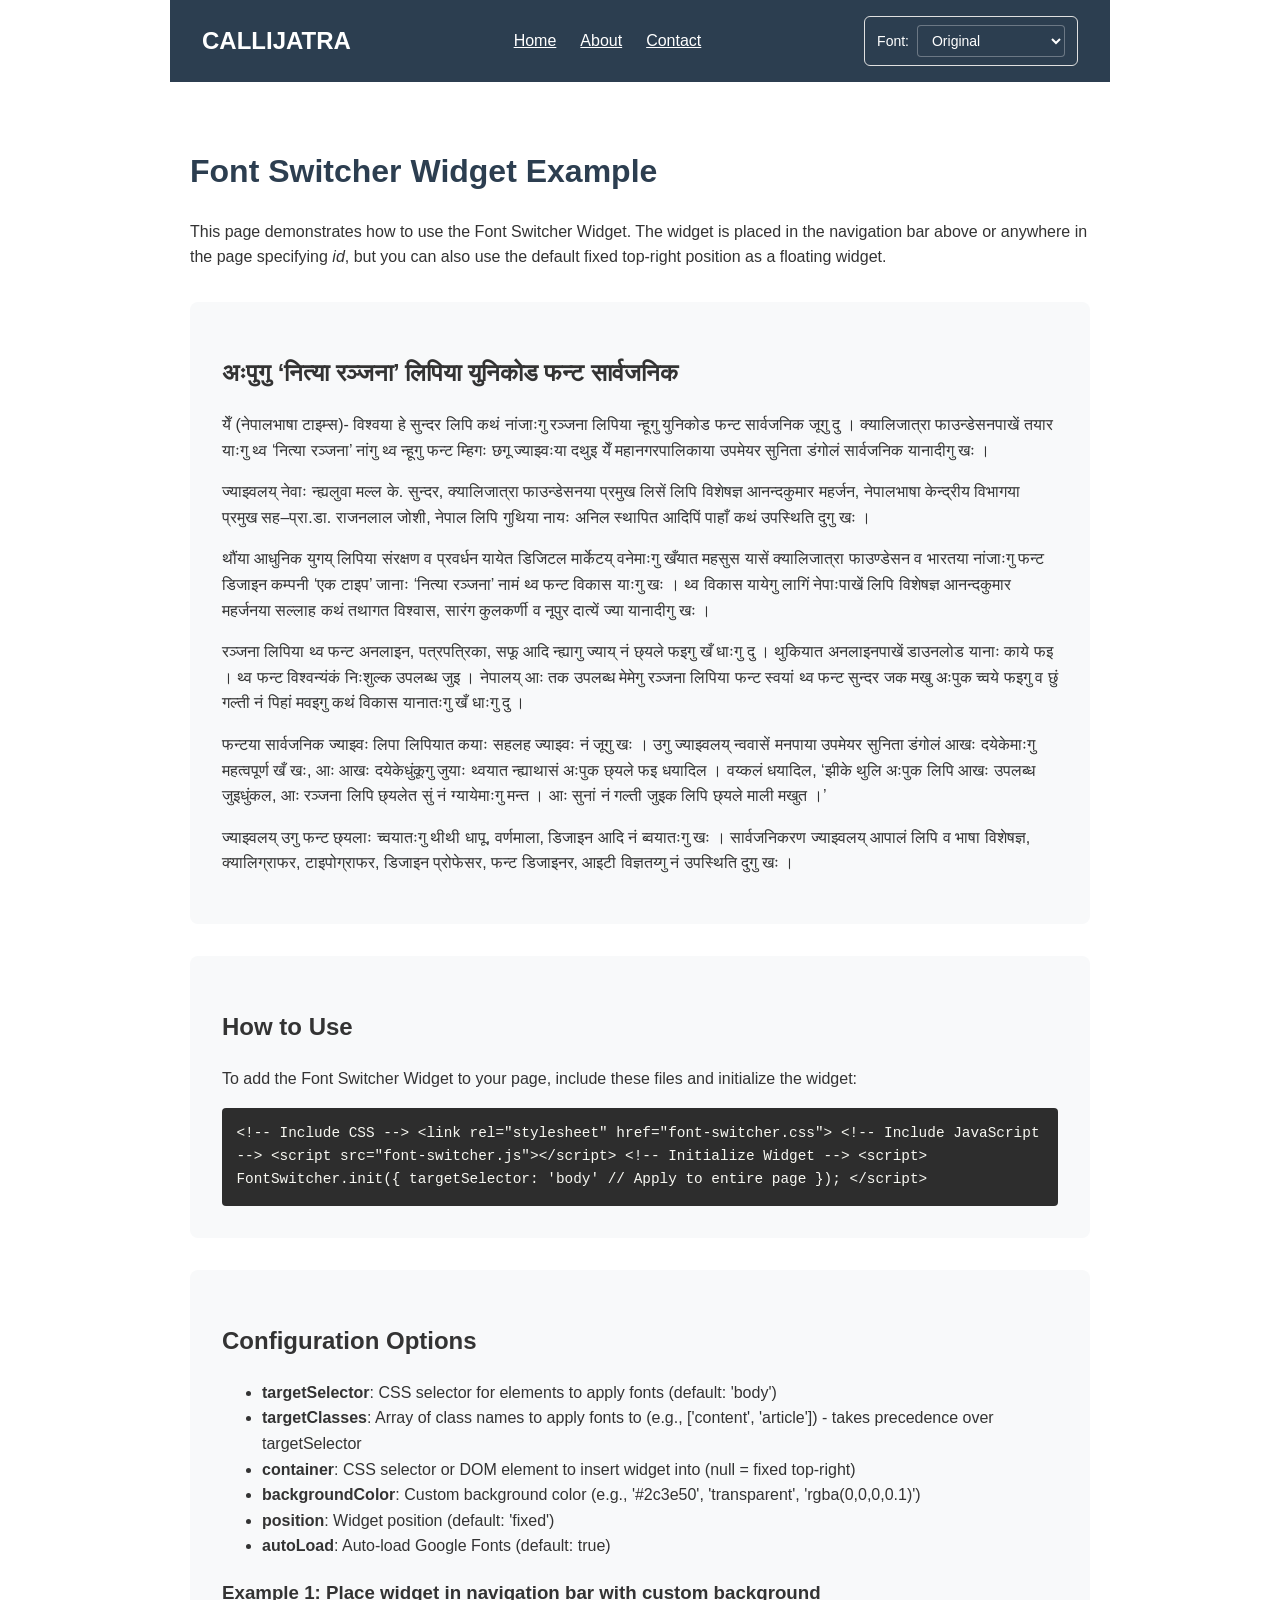
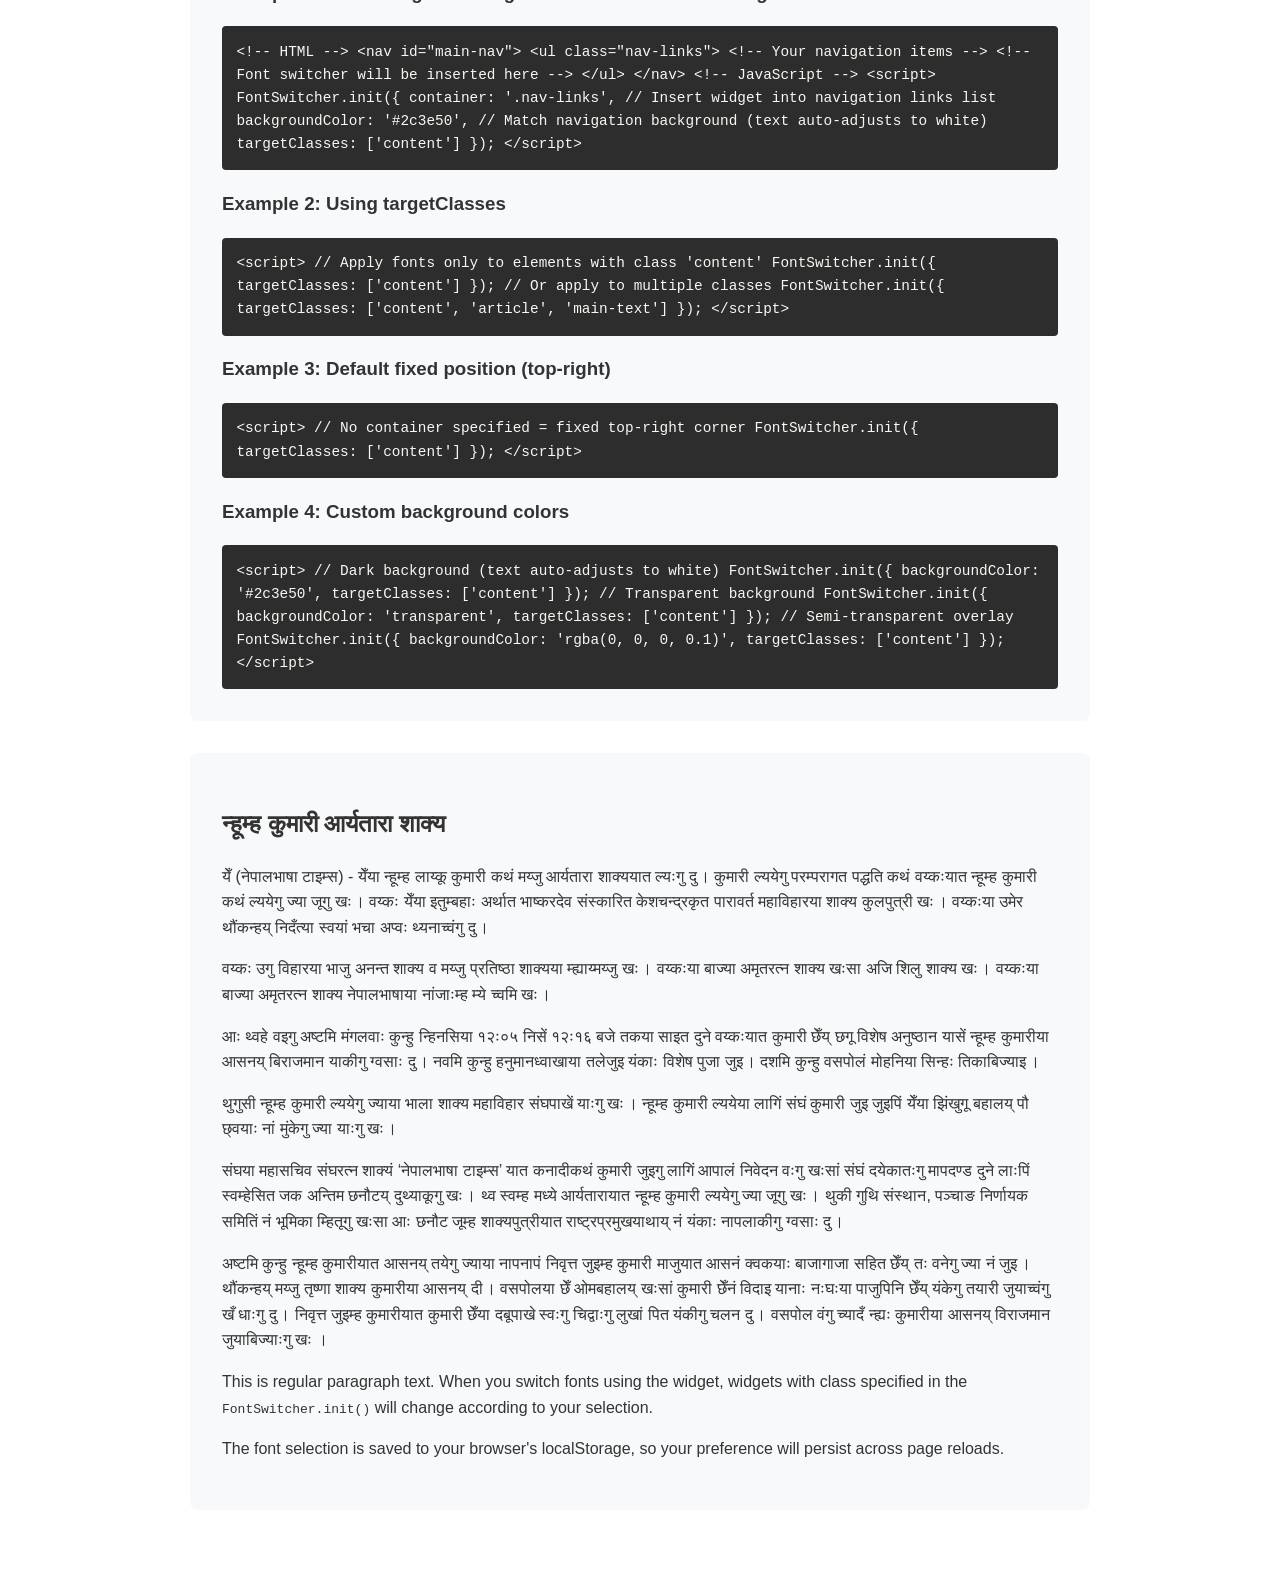
<file: widget/index.html>
<!DOCTYPE html>
<html lang="en">
<head>
  <meta charset="UTF-8">
  <meta name="viewport" content="width=device-width, initial-scale=1.0">
  <title>Font Switcher Widget - Example</title>
  
  <!-- Include the font switcher CSS -->
  <link rel="stylesheet" href="css/font-switcher.css">
  
  <style>
    /* Your existing page styles */
    body {
      font-family: -apple-system, BlinkMacSystemFont, 'Segoe UI', Roboto, Oxygen, Ubuntu, Cantarell, sans-serif;
      max-width: 900px;
      margin: 0 auto;
      padding: 40px 20px;
      line-height: 1.6;
      color: #333;
      background: #fff;
    }
    
    /* Navigation bar example */
    .nav-bar {
      background: #2c3e50;
      color: white;
      padding: 1em 2em;
      margin: -40px -20px 2em -20px;
      display: flex;
      justify-content: space-between;
      align-items: center;
    }
    
    .nav-bar h2 {
      margin: 0;
      color: white;
    }
    
    .nav-links {
      display: flex;
      gap: 1.5em;
      list-style: none;
      margin: 0;
      padding: 0;
    }
    
    h1 {
      color: #2c3e50;
      margin-top: 2em;
    }
    
    .content {
      background: #f8f9fa;
      padding: 2em;
      border-radius: 8px;
      margin: 2em 0;
      font-size: 1em;
    }
    
    .code-block {
      background: #2d2d2d;
      color: #f8f8f2;
      padding: 1em;
      border-radius: 4px;
      overflow-x: auto;
      font-family: 'Courier New', monospace;
      font-size: 0.9em;
    }
  </style>
</head>
<body>
  <!-- Example: Navigation bar with font switcher -->
  <nav class="nav-bar" id="main-nav">
    <h2>CALLIJATRA</h2>
    <ul class="nav-links">
      <li><a href="#" style="color: white;">Home</a></li>
      <li><a href="#" style="color: white;">About</a></li>
      <li><a href="#" style="color: white;">Contact</a></li>
      <!-- Font switcher will be inserted here -->
    </ul>
  </nav>

  <header>
    <h1>Font Switcher Widget Example</h1>
    <p>This page demonstrates how to use the Font Switcher Widget. The widget is placed in the navigation bar above or anywhere in the page specifying <em>id</em>, but you can also use the default fixed top-right position as a floating widget.</p>
    <div id="header-content"></div>
</header>

  <div class="content newa-content">
    <h2>अःपुगु ‘नित्या रञ्जना’ लिपिया युनिकोड फन्ट सार्वजनिक</h2>
    <p>येँ (नेपालभाषा टाइम्स)- विश्वया हे सुन्दर लिपि कथं नांजाःगु रञ्जना लिपिया न्हूगु युनिकोड फन्ट सार्वजनिक जूगु दु । क्यालिजात्रा फाउन्डेसनपाखें तयार याःगु थ्व ‘नित्या रञ्जना’ नांगु थ्व न्हूगु फन्ट म्हिगः छगू ज्याझ्वःया दथुइ येँ महानगरपालिकाया उपमेयर सुनिता डंगोलं सार्वजनिक यानादीगु खः ।</p>
    <p>ज्याझ्वलय् नेवाः न्ह्यलुवा मल्ल के. सुन्दर, क्यालिजात्रा फाउन्डेसनया प्रमुख लिसें लिपि विशेषज्ञ आनन्दकुमार महर्जन, नेपालभाषा केन्द्रीय विभागया प्रमुख सह–प्रा.डा. राजनलाल जोशी, नेपाल लिपि गुथिया नायः अनिल स्थापित आदिपिं पाहाँ कथं उपस्थिति दुगु खः ।</p>
    <p>थौंया आधुनिक युगय् लिपिया संरक्षण व प्रवर्धन यायेत डिजिटल मार्केटय् वनेमाःगु खँयात महसुस यासें क्यालिजात्रा फाउण्डेसन व भारतया नांजाःगु फन्ट डिजाइन कम्पनी ‘एक टाइप’ जानाः ‘नित्या रञ्जना’ नामं थ्व फन्ट विकास याःगु खः । थ्व विकास यायेगु लागिं नेपाःपाखें लिपि विशेषज्ञ आनन्दकुमार महर्जनया सल्लाह कथं तथागत विश्वास, सारंग कुलकर्णी व नूपुर दात्यें ज्या यानादीगु खः ।</p>
    <p>रञ्जना लिपिया थ्व फन्ट अनलाइन, पत्रपत्रिका, सफू आदि न्ह्यागु ज्याय् नं छ्यले फइगु खँ धाःगु दु । थुकियात अनलाइनपाखें डाउनलोड यानाः काये फइ । थ्व फन्ट विश्वन्यंकं निःशुल्क उपलब्ध जुइ । नेपालय् आः तक उपलब्ध मेमेगु रञ्जना लिपिया फन्ट स्वयां थ्व फन्ट सुन्दर जक मखु अःपुक च्वये फइगु व छुं गल्ती नं पिहां मवइगु कथं विकास यानातःगु खँ धाःगु दु ।</p>
    <p>फन्टया सार्वजनिक ज्याझ्वः लिपा लिपियात कयाः सहलह ज्याझ्वः नं जूगु खः । उगु ज्याझ्वलय् न्ववासें मनपाया उपमेयर सुनिता डंगोलं आखः दयेकेमाःगु महत्वपूर्ण खँ खः, आः आखः दयेकेधुंकूगु जुयाः थ्वयात न्ह्याथासं अःपुक छ्यले फइ धयादिल । वय्कलं धयादिल, ‘झीके थुलि अःपुक लिपि आखः उपलब्ध जुइधुंकल, आः रञ्जना लिपि छ्यलेत सुं नं ग्यायेमाःगु मन्त । आः सुनां नं गल्ती जुइक लिपि छ्यले माली मखुत ।’</p>
    <p>ज्याझ्वलय् उगु फन्ट छ्यलाः च्वयातःगु थीथी धापू, वर्णमाला, डिजाइन आदि नं ब्वयातःगु खः । सार्वजनिकरण ज्याझ्वलय् आपालं लिपि व भाषा विशेषज्ञ, क्यालिग्राफर, टाइपोग्राफर, डिजाइन प्रोफेसर, फन्ट डिजाइनर, आइटी विज्ञतय्गु नं उपस्थिति दुगु खः ।</p>
</div>

  <div class="content">
    <h2>How to Use</h2>
    <p>To add the Font Switcher Widget to your page, include these files and initialize the widget:</p>
    
    <div class="code-block">
&lt;!-- Include CSS --&gt;
&lt;link rel="stylesheet" href="font-switcher.css"&gt;

&lt;!-- Include JavaScript --&gt;
&lt;script src="font-switcher.js"&gt;&lt;/script&gt;

&lt;!-- Initialize Widget --&gt;
&lt;script&gt;
  FontSwitcher.init({
    targetSelector: 'body'  // Apply to entire page
  });
&lt;/script&gt;
    </div>
  </div>

  <div class="content">
    <h2>Configuration Options</h2>
    <ul>
      <li><strong>targetSelector</strong>: CSS selector for elements to apply fonts (default: 'body')</li>
      <li><strong>targetClasses</strong>: Array of class names to apply fonts to (e.g., ['content', 'article']) - takes precedence over targetSelector</li>
      <li><strong>container</strong>: CSS selector or DOM element to insert widget into (null = fixed top-right)</li>
      <li><strong>backgroundColor</strong>: Custom background color (e.g., '#2c3e50', 'transparent', 'rgba(0,0,0,0.1)')</li>
      <li><strong>position</strong>: Widget position (default: 'fixed')</li>
      <li><strong>autoLoad</strong>: Auto-load Google Fonts (default: true)</li>
    </ul>
    
    <h3>Example 1: Place widget in navigation bar with custom background</h3>
    <div class="code-block">
&lt;!-- HTML --&gt;
&lt;nav id="main-nav"&gt;
  &lt;ul class="nav-links"&gt;
    &lt;!-- Your navigation items --&gt;
    &lt;!-- Font switcher will be inserted here --&gt;
  &lt;/ul&gt;
&lt;/nav&gt;

&lt;!-- JavaScript --&gt;
&lt;script&gt;
  FontSwitcher.init({
    container: '.nav-links',  // Insert widget into navigation links list
    backgroundColor: '#2c3e50',  // Match navigation background (text auto-adjusts to white)
    targetClasses: ['content']
  });
&lt;/script&gt;
    </div>

    <h3>Example 2: Using targetClasses</h3>
    <div class="code-block">
&lt;script&gt;
  // Apply fonts only to elements with class 'content'
  FontSwitcher.init({
    targetClasses: ['content']
  });
  
  // Or apply to multiple classes
  FontSwitcher.init({
    targetClasses: ['content', 'article', 'main-text']
  });
&lt;/script&gt;
    </div>

    <h3>Example 3: Default fixed position (top-right)</h3>
    <div class="code-block">
&lt;script&gt;
  // No container specified = fixed top-right corner
  FontSwitcher.init({
    targetClasses: ['content']
  });
&lt;/script&gt;
    </div>

    <h3>Example 4: Custom background colors</h3>
    <div class="code-block">
&lt;script&gt;
  // Dark background (text auto-adjusts to white)
  FontSwitcher.init({
    backgroundColor: '#2c3e50',
    targetClasses: ['content']
  });
  
  // Transparent background
  FontSwitcher.init({
    backgroundColor: 'transparent',
    targetClasses: ['content']
  });
  
  // Semi-transparent overlay
  FontSwitcher.init({
    backgroundColor: 'rgba(0, 0, 0, 0.1)',
    targetClasses: ['content']
  });
&lt;/script&gt;
    </div>
  </div>

  <div class="content">
    <h2 class = "newa-content">न्हूम्ह कुमारी आर्यतारा शाक्य</h2>
    <p class = "newa-content">येँ (नेपालभाषा टाइम्स) - येँया न्हूम्ह लाय्कू कुमारी कथं मय्जु आर्यतारा शाक्ययात ल्यःगु दु । कुमारी ल्ययेगु परम्परागत पद्धति कथं वय्कःयात न्हूम्ह कुमारी कथं ल्ययेगु ज्या जूगु खः । वय्कः येँया इतुम्बहाः अर्थात भाष्करदेव संस्कारित केशचन्द्रकृत पारावर्त महाविहारया शाक्य कुलपुत्री खः । वय्कःया उमेर थौंकन्हय् निदँत्या स्वयां भचा अप्वः थ्यनाच्वंगु दु ।</p>
    <p class = "newa-content">वय्कः उगु विहारया भाजु अनन्त शाक्य व मय्जु प्रतिष्ठा शाक्यया म्ह्याय्मय्जु खः । वय्कःया बाज्या अमृतरत्न शाक्य खःसा अजि शिलु शाक्य खः । वय्कःया बाज्या अमृतरत्न शाक्य नेपालभाषाया नांजाःम्ह म्ये च्वमि खः ।</p>
    <p class = "newa-content">आः थ्वहे वइगु अष्टमि मंगलवाः कुन्हु न्हिनसिया १२ः०५ निसें १२ः१६ बजे तकया साइत दुने वय्कःयात कुमारी छेँय् छगू विशेष अनुष्ठान यासें न्हूम्ह कुमारीया आसनय् बिराजमान याकीगु ग्वसाः दु । नवमि कुन्हु हनुमानध्वाखाया तलेजुइ यंकाः विशेष पुजा जुइ । दशमि कुन्हु वसपोलं मोहनिया सिन्हः तिकाबिज्याइ ।</p>
    <p class = "newa-content">थुगुसी न्हूम्ह कुमारी ल्ययेगु ज्याया भाला शाक्य महाविहार संघपाखें याःगु खः । न्हूम्ह कुमारी ल्ययेया लागिं संघं कुमारी जुइ जुइपिं येँया झिंखुगू बहालय् पौ छ्वयाः नां मुंकेगु ज्या याःगु खः ।</p>
    <p class = "newa-content">संघया महासचिव संघरत्न शाक्यं ‘नेपालभाषा टाइम्स’ यात कनादीकथं कुमारी जुइगु लागिं आपालं निवेदन वःगु खःसां संघं दयेकातःगु मापदण्ड दुने लाःपिं स्वम्हेसित जक अन्तिम छनौटय् दुथ्याकूगु खः । थ्व स्वम्ह मध्ये आर्यतारायात न्हूम्ह कुमारी ल्ययेगु ज्या जूगु खः । थुकी गुथि संस्थान, पञ्चाङ निर्णायक समितिं नं भूमिका म्हितूगु खःसा आः छनौट जूम्ह शाक्यपुत्रीयात राष्ट्रप्रमुखयाथाय् नं यंकाः नापलाकीगु ग्वसाः दु ।</p>
    <p class = "newa-content">अष्टमि कुन्हु न्हूम्ह कुमारीयात आसनय् तयेगु ज्याया नापनापं निवृत्त जुइम्ह कुमारी माजुयात आसनं क्वकयाः बाजागाजा सहित छेँय् तः वनेगु ज्या नं जुइ । थौंकन्हय् मय्जु तृष्णा शाक्य कुमारीया आसनय् दी । वसपोलया छेँ ओमबहालय् खःसां कुमारी छेँनं विदाइ यानाः नःघःया पाजुपिनि छेँय् यंकेगु तयारी जुयाच्वंगु खँ धाःगु दु । निवृत्त जुइम्ह कुमारीयात कुमारी छेँया दबूपाखे स्वःगु चिद्वाःगु लुखां पित यंकीगु चलन दु । वसपोल वंगु च्यादँ न्ह्यः कुमारीया आसनय् विराजमान जुयाबिज्याःगु खः ।</p>
    <p>This is regular paragraph text. When you switch fonts using the widget, widgets with class specified in the <code>FontSwitcher.init()</code> will change according to your selection.</p>
    <p>The font selection is saved to your browser's localStorage, so your preference will persist across page reloads.</p>
  </div>

  <!-- Include the font switcher JavaScript -->
  <script src="js/font-switcher.js"></script>
  
  <!-- Initialize the widget -->
  <script>
    // Example: Place widget in navigation bar with matching background
    // Insert into the nav-links ul so it appears with other nav items
    FontSwitcher.init({
      container: '#main-nav',  // Insert into navigation links list
      backgroundColor: '#2c3e50',  // Match navigation background (auto-adjusts text to white)
      targetClasses: ['newa-content']  // Apply fonts to elements with 'content' class
    });
    
    // Alternative: Default fixed position (top-right corner)
    // FontSwitcher.init({
    //   targetClasses: ['content']
    // });
  </script>
</body>
</html>
</file>
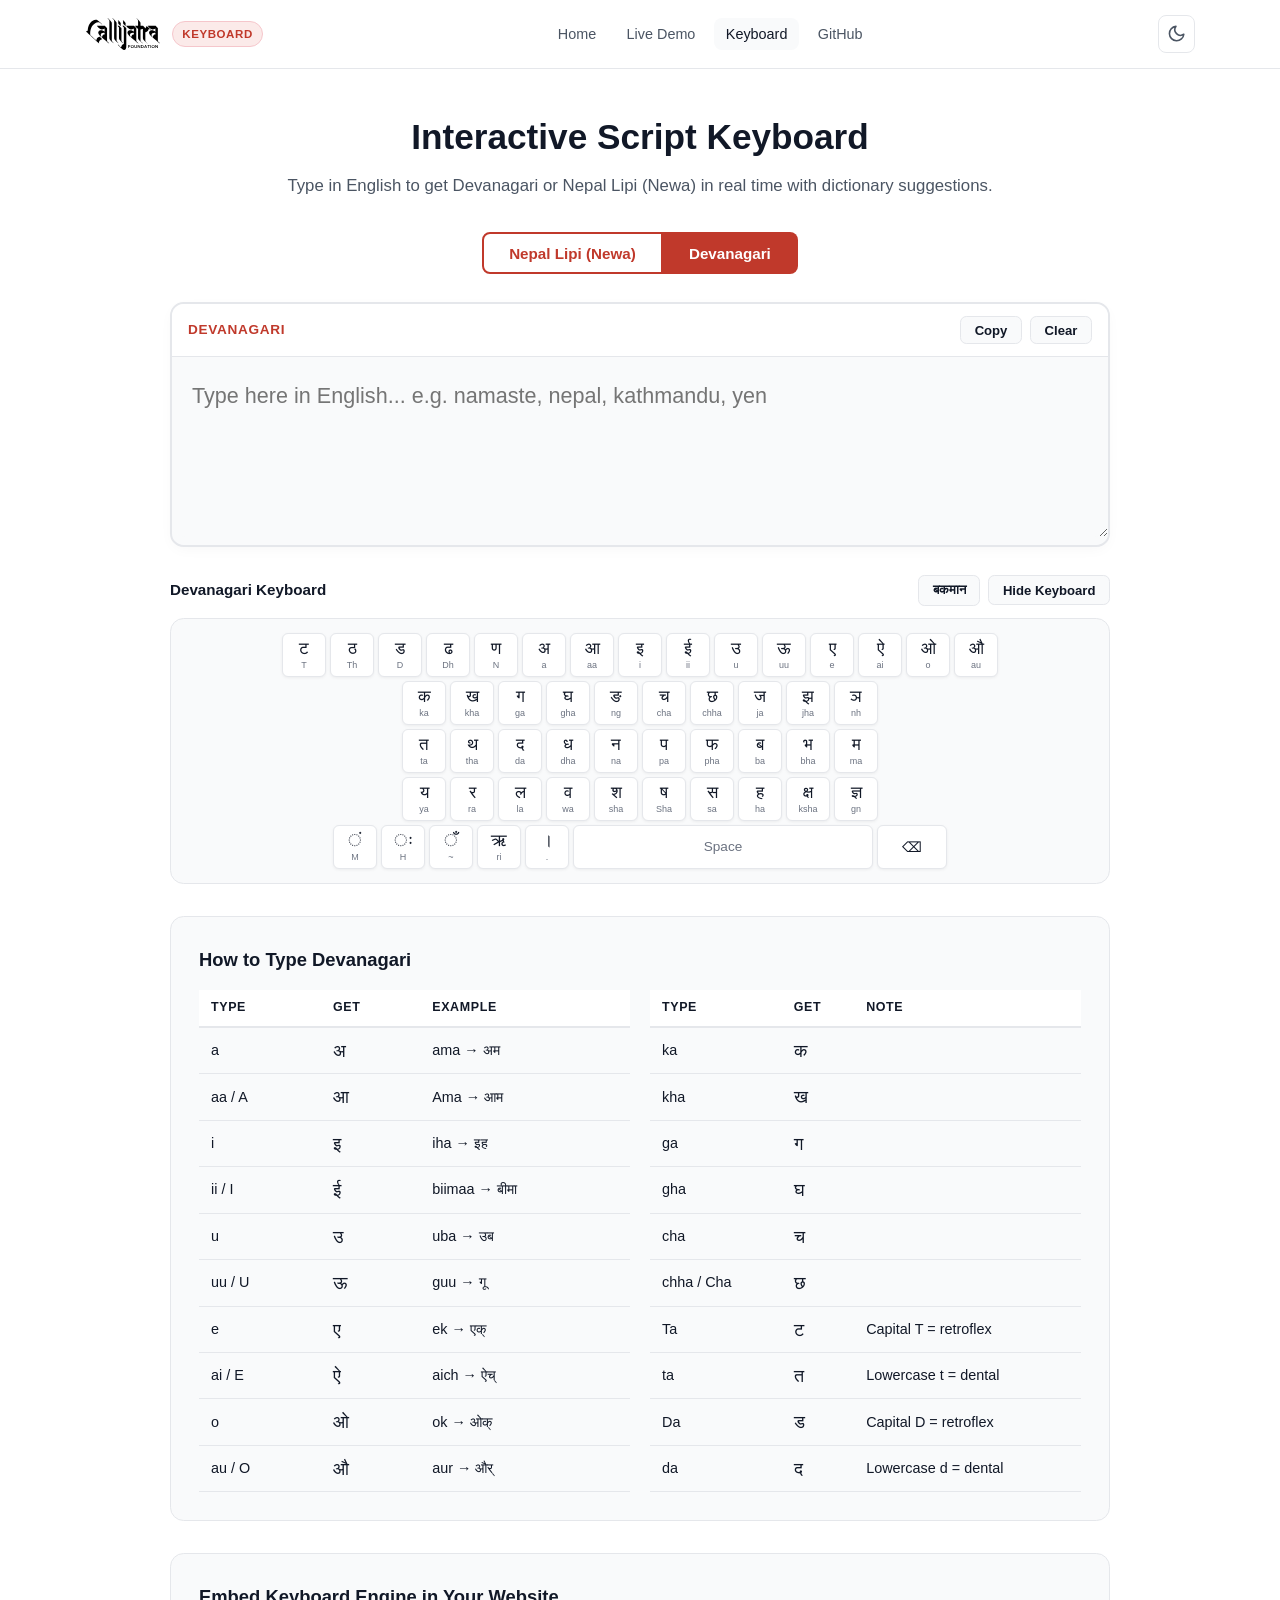
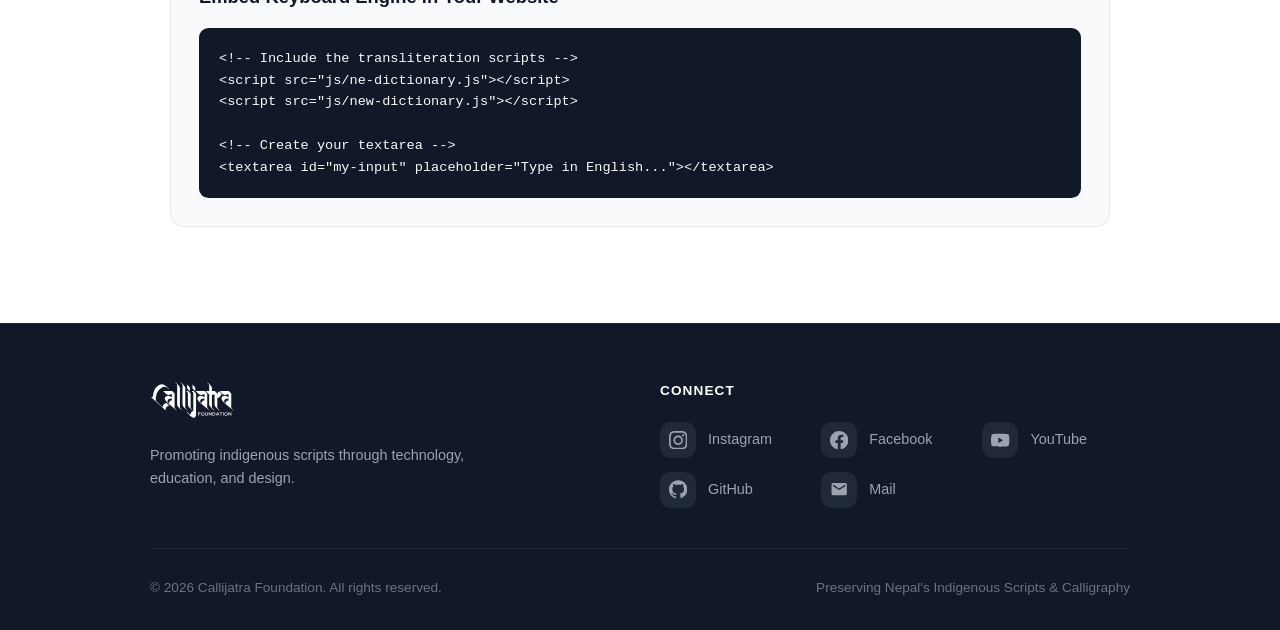
<file: demo/transliterate.html>
<!DOCTYPE html>
<html lang="en">
<head>
  <meta charset="UTF-8">
  <meta name="viewport" content="width=device-width, initial-scale=1.0">
  <title>Transliteration & Keyboard — Callijatra Foundation</title>
  <meta name="description" content="Type in English to get Devanagari or Nepal Lipi (Newa) text. Interactive keyboard and dictionary suggestion tool.">

  <link rel="icon" href="images/callijatra_logo.svg" type="image/svg+xml">

  <link rel="stylesheet" href="css/font-switcher.css">
  <link href="https://fonts.googleapis.com/css2?family=Noto+Sans+Newa&display=swap" rel="stylesheet">

  <!-- Apply dark mode before paint -->
  <script>
    (function () {
      const saved = localStorage.getItem('theme');
      const prefersDark = window.matchMedia('(prefers-color-scheme: dark)').matches;
      if (saved === 'dark' || (!saved && prefersDark)) {
        document.documentElement.classList.add('dark');
      }
    })();
  </script>

  <style>
    .hidden {
      display: none !important;
    }

    /* CSS Dark/Light Mode Icon Toggle */
    html.dark #icon-sun { display: block !important; }
    html.dark #icon-moon { display: none !important; }
    html:not(.dark) #icon-sun { display: none !important; }
    html:not(.dark) #icon-moon { display: block !important; }

    :root {
      --font-sans: -apple-system, BlinkMacSystemFont, "Segoe UI", Roboto, sans-serif;
      --font-mono: ui-monospace, SFMono-Regular, Menlo, Monaco, Consolas, monospace;
      
      --brand: #c0392b;
      --brand-hover: #a93226;
      --brand-subtle: #fbeae9;
      --brand-subtle-border: #f5c6cb;
      
      --bg-main: #ffffff;
      --bg-card: #f9fafb;
      --bg-input: #ffffff;
      --border-color: #e5e7eb;
      --text-main: #111827;
      --text-muted: #4b5563;
      --text-subtle: #6b7280;
    }

    html.dark {
      --brand-subtle: #3b1212;
      --brand-subtle-border: #7f1d1d;
      
      --bg-main: #030712;
      --bg-card: #111827;
      --bg-input: #1f2937;
      --border-color: #1f2937;
      --text-main: #f9fafb;
      --text-muted: #9ca3af;
      --text-subtle: #6b7280;
    }

    * { box-sizing: border-box; margin: 0; padding: 0; }
    
    body {
      font-family: var(--font-sans);
      background-color: var(--bg-main);
      color: var(--text-main);
      line-height: 1.6;
      transition: background-color 0.2s, color 0.2s;
    }

    /* Sticky Navbar */
    .navbar {
      position: sticky;
      top: 0;
      z-index: 50;
      background-color: rgba(255, 255, 255, 0.95);
      backdrop-filter: blur(8px);
      -webkit-backdrop-filter: blur(8px);
      border-bottom: 1px solid var(--border-color);
    }
    html.dark .navbar {
      background-color: rgba(3, 7, 18, 0.95);
    }

    .nav-container {
      max-width: 1150px;
      margin: 0 auto;
      padding: 0 1.25rem;
      height: 4.25rem;
      display: flex;
      align-items: center;
      justify-content: space-between;
    }

    .brand-logo {
      display: flex;
      align-items: center;
      gap: 0.6rem;
      color: var(--text-main);
    }
    .brand-logo-img-link {
      display: flex;
      align-items: center;
      text-decoration: none;
      transition: opacity 0.2s;
    }
    .brand-logo-img-link:hover {
      opacity: 0.85;
    }
    .brand-title-link {
      display: flex;
      align-items: center;
      text-decoration: none;
      color: inherit;
    }
    .brand-logo img {
      height: 2.25rem;
      width: auto;
    }
    html.dark .brand-logo img {
      filter: brightness(0) invert(1);
    }

    .brand-badge {
      font-size: 0.72rem;
      font-weight: 700;
      text-transform: uppercase;
      letter-spacing: 0.05em;
      background-color: var(--brand-subtle);
      color: var(--brand);
      padding: 0.2rem 0.55rem;
      border-radius: 9999px;
      border: 1px solid var(--brand-subtle-border);
    }

    .nav-links-desktop {
      display: flex;
      align-items: center;
      gap: 0.4rem;
      list-style: none;
    }
    @media (max-width: 868px) {
      .nav-links-desktop { display: none; }
    }

    .nav-link {
      padding: 0.5rem 0.75rem;
      border-radius: 0.5rem;
      font-size: 0.9rem;
      font-weight: 500;
      color: var(--text-muted);
      text-decoration: none;
      transition: color 0.15s, background-color 0.15s;
    }
    .nav-link:hover, .nav-link.active {
      color: var(--text-main);
      background-color: var(--bg-card);
    }

    .nav-right {
      display: flex;
      align-items: center;
      gap: 0.5rem;
    }

    .icon-btn {
      padding: 0.5rem;
      border-radius: 0.5rem;
      border: 1px solid var(--border-color);
      background: transparent;
      color: var(--text-muted);
      cursor: pointer;
      display: flex;
      align-items: center;
      justify-content: center;
    }
    .icon-btn:hover {
      background-color: var(--bg-card);
      color: var(--text-main);
    }

    .hamburger-btn {
      display: none;
    }
    @media (max-width: 868px) {
      .hamburger-btn { display: flex; }
    }

    /* Mobile Drawer */
    .mobile-menu {
      display: none;
      border-top: 1px solid var(--border-color);
      background-color: var(--bg-main);
      padding: 0.75rem 1.25rem 1.25rem;
    }
    .mobile-menu.open {
      display: block;
      animation: menuSlideDown 0.2s ease-out;
    }
    @keyframes menuSlideDown {
      from { opacity: 0; transform: translateY(-8px); }
      to { opacity: 1; transform: translateY(0); }
    }

    .mobile-menu-list {
      display: flex;
      flex-direction: column;
      gap: 0.25rem;
      list-style: none;
    }

    .mobile-nav-link {
      display: block;
      padding: 0.75rem 1rem;
      border-radius: 0.5rem;
      font-size: 0.95rem;
      font-weight: 500;
      color: var(--text-muted);
      text-decoration: none;
    }
    .mobile-nav-link:hover, .mobile-nav-link.active {
      background-color: var(--bg-card);
      color: var(--text-main);
    }

    .container {
      max-width: 980px;
      margin: 0 auto;
      padding: 2.5rem 1.25rem 4rem;
    }

    .page-title {
      text-align: center;
      font-size: 2.2rem;
      font-weight: 800;
      color: var(--text-main);
      margin-bottom: 0.5rem;
    }
    @media (max-width: 640px) {
      .page-title { font-size: 1.7rem; }
    }

    .page-subtitle {
      text-align: center;
      color: var(--text-muted);
      margin-bottom: 2rem;
      font-size: 1.05rem;
    }
    @media (max-width: 640px) {
      .page-subtitle { font-size: 0.95rem; }
    }

    /* Script toggle */
    .script-toggle {
      display: flex;
      justify-content: center;
      margin-bottom: 1.75rem;
    }
    .script-toggle button {
      padding: 0.65rem 1.6rem;
      border: 2px solid var(--brand);
      background: var(--bg-main);
      color: var(--brand);
      font-size: 0.95rem;
      font-weight: 700;
      cursor: pointer;
      transition: all 0.2s;
    }
    .script-toggle button:first-child { border-radius: 8px 0 0 8px; }
    .script-toggle button:last-child { border-radius: 0 8px 8px 0; border-left: none; }
    .script-toggle button.active {
      background: var(--brand);
      color: #ffffff;
    }

    /* Text areas */
    .editor-area {
      background: var(--bg-card);
      border: 2px solid var(--border-color);
      border-radius: 0.85rem;
      overflow: visible;
      margin-bottom: 1.75rem;
      box-shadow: 0 4px 15px -3px rgba(0,0,0,0.04);
      position: relative;
    }
    .editor-toolbar {
      display: flex;
      justify-content: space-between;
      align-items: center;
      padding: 0.75rem 1rem;
      background: var(--bg-main);
      border-bottom: 1px solid var(--border-color);
      border-radius: 0.75rem 0.75rem 0 0;
    }
    .editor-toolbar .label {
      font-size: 0.85rem;
      font-weight: 700;
      text-transform: uppercase;
      letter-spacing: 0.05em;
      color: var(--brand);
    }
    .editor-toolbar .actions { display: flex; gap: 0.5rem; }
    .btn-sm {
      padding: 0.35rem 0.85rem;
      border: 1px solid var(--border-color);
      border-radius: 0.4rem;
      background: var(--bg-card);
      color: var(--text-main);
      font-size: 0.82rem;
      font-weight: 600;
      cursor: pointer;
      transition: all 0.15s;
    }
    .btn-sm:hover {
      border-color: var(--brand);
      color: var(--brand);
    }

    #devanagari-output {
      width: 100%;
      min-height: 180px;
      padding: 1.25rem;
      border: none;
      outline: none;
      font-size: 1.35rem;
      line-height: 1.8;
      resize: vertical;
      font-family: inherit;
      background-color: var(--bg-card);
      color: var(--text-main);
      border-radius: 0 0 0.85rem 0.85rem;
    }
    #devanagari-output.newa-script {
      font-family: 'Noto Sans Newa', sans-serif;
    }

    /* Suggestion bar */
    .suggestion-bar {
      display: none;
      position: absolute;
      left: 0;
      right: 0;
      bottom: -48px;
      background: var(--bg-main);
      border: 2px solid var(--brand);
      border-radius: 0 0 0.75rem 0.75rem;
      box-shadow: 0 8px 20px rgba(0,0,0,0.15);
      z-index: 1000;
      overflow-x: auto;
      overflow-y: hidden;
      white-space: nowrap;
      height: 46px;
    }
    .suggestion-bar .suggestion-item {
      display: inline-flex;
      align-items: center;
      padding: 0 16px;
      height: 44px;
      cursor: pointer;
      font-size: 1.1rem;
      border-right: 1px solid var(--border-color);
      transition: background 0.15s, color 0.15s;
      gap: 6px;
      vertical-align: top;
      color: var(--text-main);
    }
    .suggestion-bar.newa-mode { height: 58px; bottom: -60px; }
    .suggestion-bar.newa-mode .suggestion-item { height: 56px; }
    .suggestion-text-group {
      display: flex;
      flex-direction: column;
      align-items: flex-start;
      line-height: 1.2;
    }
    .suggestion-text-group .main-text { font-size: 1.15rem; }
    .suggestion-text-group .suggestion-deva-below {
      font-size: 0.7rem;
      color: var(--text-subtle);
    }
    .suggestion-bar .suggestion-item:last-child { border-right: none; }
    .suggestion-bar .suggestion-item:hover,
    .suggestion-bar .suggestion-item.selected {
      background: var(--brand-subtle);
      color: var(--brand);
    }
    .suggestion-item .index-hint {
      font-size: 0.7rem;
      color: var(--text-subtle);
      margin-right: 2px;
    }

    /* Keyboard */
    .keyboard-section {
      margin-bottom: 2rem;
    }
    .keyboard-header {
      display: flex;
      justify-content: space-between;
      align-items: center;
      margin-bottom: 12px;
    }
    .keyboard-header h3 {
      font-size: 0.95rem;
      color: var(--text-main);
      font-weight: 700;
    }
    .keyboard-toggle {
      padding: 0.4rem 0.85rem;
      border: 1px solid var(--border-color);
      border-radius: 0.4rem;
      background: var(--bg-card);
      color: var(--text-main);
      font-size: 0.82rem;
      font-weight: 600;
      cursor: pointer;
    }
    .keyboard-toggle:hover { border-color: var(--brand); color: var(--brand); }

    .keyboard-container {
      background: var(--bg-card);
      border: 1px solid var(--border-color);
      border-radius: 0.85rem;
      padding: 14px;
      user-select: none;
      overflow-x: auto;
    }
    .keyboard-row {
      display: flex;
      justify-content: center;
      gap: 4px;
      margin-bottom: 4px;
      min-width: 580px;
    }
    .keyboard-row:last-child { margin-bottom: 0; }

    .key {
      min-width: 44px;
      height: 44px;
      border: 1px solid var(--border-color);
      border-radius: 6px;
      background: var(--bg-main);
      color: var(--text-main);
      font-size: 1.05rem;
      cursor: pointer;
      display: flex;
      flex-direction: column;
      align-items: center;
      justify-content: center;
      box-shadow: 0 1px 3px rgba(0,0,0,0.06);
      transition: all 0.1s;
      padding: 2px 6px;
    }
    .key:hover { background: var(--brand-subtle); border-color: var(--brand-subtle-border); color: var(--brand); }
    .key:active { transform: translateY(1px); }
    .key .sub { font-size: 9px; color: var(--text-subtle); margin-top: 1px; }
    .key .deva-sub { font-size: 9px; color: var(--text-subtle); margin-top: 0; }
    .key.wide { min-width: 70px; font-size: 0.85rem; font-weight: 600; }
    .key.space { flex: 1; max-width: 300px; font-size: 0.85rem; color: var(--text-subtle); }
    .key.backspace { min-width: 70px; font-size: 0.85rem; }
    .key.newa-key span:first-child {
      font-family: 'Noto Sans Newa', sans-serif;
    }
    .keyboard-controls {
      display: flex;
      gap: 8px;
      align-items: center;
    }

    /* Help Section */
    .help-section {
      background: var(--bg-card);
      border: 1px solid var(--border-color);
      border-radius: 0.85rem;
      padding: 1.75rem;
      margin-bottom: 2rem;
    }
    @media (max-width: 640px) {
      .help-section { padding: 1.25rem; }
    }

    .help-section h3 {
      color: var(--text-main);
      margin-bottom: 1rem;
      font-size: 1.15rem;
      font-weight: 700;
    }
    .help-table {
      width: 100%;
      border-collapse: collapse;
      font-size: 0.9rem;
    }
    .help-table th {
      text-align: left;
      padding: 8px 12px;
      background: var(--bg-main);
      border-bottom: 2px solid var(--border-color);
      color: var(--text-main);
      font-size: 0.78rem;
      text-transform: uppercase;
      letter-spacing: 0.05em;
    }
    .help-table td {
      padding: 8px 12px;
      border-bottom: 1px solid var(--border-color);
    }
    .help-table td:nth-child(2) { font-size: 1.15rem; }
    .help-columns {
      display: grid;
      grid-template-columns: repeat(auto-fit, minmax(280px, 1fr));
      gap: 20px;
    }

    .code-embed-box {
      background: #111827;
      color: #f9fafb;
      padding: 1.25rem;
      border-radius: 0.6rem;
      font-family: var(--font-mono);
      font-size: 0.85rem;
      line-height: 1.6;
      overflow-x: auto;
      white-space: pre;
    }

    .editor-area.has-suggestions {
      margin-bottom: calc(1.75em + 58px);
    }

    /* Footer matching Callijatra Foundation */
    .footer {
      background-color: #111827;
      color: #9ca3af;
      padding: 3.5rem 1.25rem 2rem;
      border-top: 1px solid #1f2937;
    }
    html.dark .footer {
      background-color: #030712;
    }

    .footer-container {
      max-width: 980px;
      margin: 0 auto;
      display: grid;
      grid-template-columns: 1fr 1fr;
      gap: 2.5rem;
      margin-bottom: 2.5rem;
    }
    @media (max-width: 768px) {
      .footer-container { grid-template-columns: 1fr; }
    }

    .footer-brand img {
      height: 2.5rem;
      filter: brightness(0) invert(1);
      margin-bottom: 1rem;
    }
    .footer-brand p {
      font-size: 0.9rem;
      line-height: 1.6;
      color: #9ca3af;
      max-width: 320px;
    }

    .footer-social-title {
      color: #ffffff;
      font-size: 0.85rem;
      font-weight: 700;
      text-transform: uppercase;
      letter-spacing: 0.08em;
      margin-bottom: 1.25rem;
    }

    .social-grid {
      display: grid;
      grid-template-columns: repeat(auto-fit, minmax(140px, 1fr));
      gap: 0.85rem;
    }

    .social-item {
      display: flex;
      align-items: center;
      gap: 0.75rem;
      color: #9ca3af;
      text-decoration: none;
      font-size: 0.9rem;
      font-weight: 500;
      transition: color 0.2s;
    }
    .social-item:hover {
      color: #ffffff;
    }

    .social-icon {
      width: 2.25rem;
      height: 2.25rem;
      border-radius: 0.65rem;
      background-color: #1f2937;
      display: flex;
      align-items: center;
      justify-content: center;
      shrink: 0;
      transition: all 0.2s;
    }
    .social-icon svg {
      width: 1.15rem;
      height: 1.15rem;
      fill: #9ca3af;
      transition: fill 0.2s;
    }
    .social-item:hover .social-icon svg {
      fill: #ffffff;
    }

    .social-item.instagram:hover .social-icon { background: linear-gradient(to bottom right, #833ab4, #fd1d1d, #fcb045); }
    .social-item.facebook:hover .social-icon { background-color: #1877F2; }
    .social-item.youtube:hover .social-icon { background-color: #FF0000; }
    .social-item.github:hover .social-icon { background-color: #374151; }
    .social-item.email:hover .social-icon, .social-item.mail:hover .social-icon { background-color: #EA4335; }

    .footer-bottom {
      max-width: 980px;
      margin: 0 auto;
      padding-top: 1.75rem;
      border-top: 1px solid #1f2937;
      display: flex;
      align-items: center;
      justify-content: space-between;
      font-size: 0.85rem;
      color: #6b7280;
      flex-wrap: wrap;
      gap: 1rem;
    }
  </style>
</head>
<body>

  <!-- STICKY NAVBAR -->
  <header class="navbar">
    <div class="nav-container">
      <div class="brand-logo">
        <a href="https://callijatra.github.io" target="_blank" rel="noopener noreferrer" title="Callijatra Foundation Webpage" class="brand-logo-img-link">
          <img src="images/callijatra_logo.svg" alt="Callijatra Foundation Logo">
        </a>
        <a href="../index.html" class="brand-title-link" title="Font Switcher Home">
          <span class="brand-badge">Keyboard</span>
        </a>
      </div>

      <!-- Desktop links -->
      <ul class="nav-links-desktop">
        <li><a href="../index.html" class="nav-link">Home</a></li>
        <li><a href="index.html" class="nav-link">Live Demo</a></li>
        <li><a href="transliterate.html" class="nav-link active">Keyboard</a></li>
        <li><a href="https://github.com/callijatra/newa-font-switch-widget" target="_blank" rel="noopener noreferrer" class="nav-link">GitHub</a></li>
      </ul>

      <div class="nav-right">
        <!-- Theme Toggle Button -->
        <button id="theme-toggle" class="icon-btn" aria-label="Toggle Dark Mode">
          <svg id="icon-sun" class="hidden" style="width:1.2rem;height:1.2rem;" fill="none" viewBox="0 0 24 24" stroke="currentColor" stroke-width="2">
            <path stroke-linecap="round" stroke-linejoin="round" d="M12 3v1m0 16v1m8.66-9H21M3 12H2m15.36-6.36-.71.71M6.34 17.66l-.71.71M17.66 17.66l-.71-.71M6.34 6.34l-.71-.71M12 5a7 7 0 1 0 0 14A7 7 0 0 0 12 5z"/>
          </svg>
          <svg id="icon-moon" style="width:1.2rem;height:1.2rem;" fill="none" viewBox="0 0 24 24" stroke="currentColor" stroke-width="2">
            <path stroke-linecap="round" stroke-linejoin="round" d="M21 12.79A9 9 0 1 1 11.21 3 7 7 0 0 0 21 12.79z"/>
          </svg>
        </button>

        <!-- Mobile Hamburger Button -->
        <button id="hamburger-btn" class="icon-btn hamburger-btn" aria-label="Toggle Navigation" aria-expanded="false">
          <svg id="icon-hamburger" style="width:1.35rem;height:1.35rem;" fill="none" viewBox="0 0 24 24" stroke="currentColor" stroke-width="2">
            <path stroke-linecap="round" stroke-linejoin="round" d="M4 6h16M4 12h16M4 18h16"/>
          </svg>
          <svg id="icon-close" class="hidden" style="width:1.35rem;height:1.35rem;" fill="none" viewBox="0 0 24 24" stroke="currentColor" stroke-width="2">
            <path stroke-linecap="round" stroke-linejoin="round" d="M6 18L18 6M6 6l12 12"/>
          </svg>
        </button>
      </div>
    </div>

    <!-- Mobile Drawer Menu -->
    <div id="mobile-menu" class="mobile-menu">
      <ul class="mobile-menu-list">
        <li><a href="../index.html" class="mobile-nav-link">Repo Homepage</a></li>
        <li><a href="index.html" class="mobile-nav-link">Live Article Demo</a></li>
        <li><a href="transliterate.html" class="mobile-nav-link active">Transliteration Keyboard</a></li>
        <li><a href="https://github.com/callijatra/newa-font-switch-widget" target="_blank" rel="noopener noreferrer" class="mobile-nav-link">GitHub Repository ↗</a></li>
        <li><a href="https://callijatra.github.io" target="_blank" rel="noopener noreferrer" class="mobile-nav-link">Callijatra Foundation ↗</a></li>
      </ul>
    </div>
  </header>

  <main class="container">
    <h1 class="page-title">Interactive Script Keyboard</h1>
    <p class="page-subtitle">Type in English to get Devanagari or Nepal Lipi (Newa) in real time with dictionary suggestions.</p>

    <!-- Script toggle - Nepal Lipi first -->
    <div class="script-toggle">
      <button id="btn-newa">Nepal Lipi (Newa)</button>
      <button id="btn-devanagari" class="active">Devanagari</button>
    </div>

    <!-- Editor area -->
    <div class="editor-area" id="editor-area">
      <div class="editor-toolbar">
        <span class="label" id="script-label">Devanagari</span>
        <div class="actions">
          <button class="btn-sm" id="btn-copy" title="Copy to clipboard">Copy</button>
          <button class="btn-sm" id="btn-clear" title="Clear text">Clear</button>
        </div>
      </div>
      <textarea id="devanagari-output" placeholder="Type here in English... e.g. namaste, nepal, kathmandu, yen"></textarea>
      <div class="suggestion-bar" id="suggestion-bar"></div>
    </div>

    <!-- Keyboard -->
    <div class="keyboard-section">
      <div class="keyboard-header">
        <h3 id="keyboard-title">Devanagari Keyboard</h3>
        <div class="keyboard-controls">
          <button class="keyboard-toggle" id="layout-toggle">बकमान</button>
          <button class="keyboard-toggle" id="keyboard-toggle">Hide Keyboard</button>
        </div>
      </div>
      <div class="keyboard-container" id="keyboard-container"></div>
    </div>

    <!-- How to use -->
    <div class="help-section" id="help-section"></div>

    <!-- Embed Section -->
    <div class="help-section">
      <h3>Embed Keyboard Engine in Your Website</h3>
      <div class="code-embed-box">&lt;!-- Include the transliteration scripts --&gt;
&lt;script src="js/ne-dictionary.js"&gt;&lt;/script&gt;
&lt;script src="js/new-dictionary.js"&gt;&lt;/script&gt;

&lt;!-- Create your textarea --&gt;
&lt;textarea id="my-input" placeholder="Type in English..."&gt;&lt;/textarea&gt;</div>
    </div>
  </main>

  <!-- CALLIJATRA FOOTER -->
  <footer class="footer">
    <div class="footer-container">
      <div class="footer-brand">
        <img src="images/callijatra_logo.svg" alt="Callijatra Foundation Logo">
        <p>Promoting indigenous scripts through technology, education, and design.</p>
      </div>

      <div>
        <h3 class="footer-social-title">Connect</h3>
        <div class="social-grid">
          <a href="https://www.instagram.com/callijatra" target="_blank" rel="noopener noreferrer" class="social-item instagram">
            <span class="social-icon"><svg viewBox="0 0 24 24"><path d="M12 2.163c3.204 0 3.584.012 4.85.07 3.252.148 4.771 1.691 4.919 4.919.058 1.265.069 1.645.069 4.849 0 3.205-.012 3.584-.069 4.849-.149 3.225-1.664 4.771-4.919 4.919-1.266.058-1.644.07-4.85.07-3.204 0-3.584-.012-4.849-.07-3.26-.149-4.771-1.699-4.919-4.92-.058-1.265-.07-1.644-.07-4.849 0-3.204.013-3.583.07-4.849.149-3.227 1.664-4.771 4.919-4.919 1.266-.057 1.645-.069 4.849-.069zm0-2.163c-3.259 0-3.667.014-4.947.072-4.358.2-6.78 2.618-6.98 6.98-.059 1.281-.073 1.689-.073 4.948 0 3.259.014 3.668.072 4.948.2 4.358 2.618 6.78 6.98 6.98 1.281.058 1.689.072 4.948.072 3.259 0 3.668-.014 4.948-.072 4.354-.2 6.782-2.618 6.979-6.98.059-1.28.073-1.689.073-4.948 0-3.259-.014-3.667-.072-4.947-.196-4.354-2.617-6.78-6.979-6.98-1.281-.059-1.69-.073-4.949-.073zm0 5.838c-3.403 0-6.162 2.759-6.162 6.162s2.759 6.163 6.162 6.163 6.162-2.759 6.162-6.163c0-3.403-2.759-6.162-6.162-6.162zm0 10.162c-2.209 0-4-1.79-4-4 0-2.209 1.791-4 4-4s4 1.791 4 4c0 2.21-1.791 4-4 4zm6.406-11.845c-.796 0-1.441.645-1.441 1.44s.645 1.44 1.441 1.44c.795 0 1.439-.645 1.439-1.44s-.644-1.44-1.439-1.44z"/></svg></span>
            Instagram
          </a>
          <a href="https://www.facebook.com/ranjana-script" target="_blank" rel="noopener noreferrer" class="social-item facebook">
            <span class="social-icon"><svg viewBox="0 0 24 24"><path d="M24 12.073c0-6.627-5.373-12-12-12s-12 5.373-12 12c0 5.99 4.388 10.954 10.125 11.854v-8.385H7.078v-3.47h3.047V9.43c0-3.007 1.792-4.669 4.533-4.669 1.312 0 2.686.235 2.686.235v2.953H15.83c-1.491 0-1.956.925-1.956 1.874v2.25h3.328l-.532 3.47h-2.796v8.385C19.612 23.027 24 18.062 24 12.073z"/></svg></span>
            Facebook
          </a>
          <a href="https://www.youtube.com/@callijatra" target="_blank" rel="noopener noreferrer" class="social-item youtube">
            <span class="social-icon"><svg viewBox="0 0 24 24"><path d="M23.498 6.186a3.016 3.016 0 0 0-2.122-2.136C19.505 3.545 12 3.545 12 3.545s-7.505 0-9.377.505A3.017 3.017 0 0 0 .502 6.186C0 8.07 0 12 0 12s0 3.93.502 5.814a3.016 3.016 0 0 0 2.122 2.136c1.871.505 9.376.505 9.376.505s7.505 0 9.377-.505a3.015 3.015 0 0 0 2.122-2.136C24 15.93 24 12 24 12s0-3.93-.502-5.814zM9.545 15.568V8.432L15.818 12l-6.273 3.568z"/></svg></span>
            YouTube
          </a>
          <a href="https://github.com/callijatra" target="_blank" rel="noopener noreferrer" class="social-item github">
            <span class="social-icon"><svg viewBox="0 0 24 24"><path d="M12 .297c-6.63 0-12 5.373-12 12 0 5.303 3.438 9.82 8.205 11.385.6.113.82-.258.82-.577 0-.285-.01-1.04-.015-2.04-3.338.724-4.042-1.61-4.042-1.61C4.422 18.07 3.633 17.7 3.633 17.7c-1.087-.744.084-.729.084-.729 1.205.084 1.838 1.236 1.838 1.236 1.07 1.835 2.809 1.305 3.495.998.108-.776.417-1.305.76-1.605-2.665-.3-5.466-1.332-5.466-5.93 0-1.31.465-2.38 1.235-3.22-.135-.303-.54-1.523.105-3.176 0 0 1.005-.322 3.3 1.23.96-.267 1.98-.399 3-.405 1.02.006 2.04.138 3 .405 2.28-1.552 3.285-1.23 3.285-1.23.645 1.653.24 2.873.12 3.176.765.84 1.23 1.91 1.23 3.22 0 4.61-2.805 5.625-5.475 5.92.42.36.81 1.096.81 2.22 0 1.606-.015 2.896-.015 3.286 0 .315.21.69.825.57C20.565 22.092 24 17.592 24 12.297c0-6.627-5.373-12-12-12"/></svg></span>
            GitHub
          </a>
          <a href="mailto:callijatrafoundation@gmail.com" class="social-item mail">
            <span class="social-icon"><svg viewBox="0 0 24 24"><path d="M20 4H4c-1.1 0-1.99.9-1.99 2L2 18c0 1.1.9 2 2 2h16c1.1 0 2-.9 2-2V6c0-1.1-.9-2-2-2zm0 4l-8 5-8-5V6l8 5 8-5v2z"/></svg></span>
            Mail
          </a>
        </div>
      </div>
    </div>

    <div class="footer-bottom">
      <p>© 2026 Callijatra Foundation. All rights reserved.</p>
      <p>Preserving Nepal's Indigenous Scripts & Calligraphy</p>
    </div>
  </footer>

  <script src="js/ne-dictionary.js"></script>
  <script src="js/new-dictionary.js"></script>
  <script>
  (function() {
    'use strict';

    // Theme Toggle
    const themeToggleBtn = document.getElementById('theme-toggle');
    const iconSun = document.getElementById('icon-sun');
    const iconMoon = document.getElementById('icon-moon');

    function updateThemeIcons() {
      const isDark = document.documentElement.classList.contains('dark');
      if (isDark) {
        iconSun.classList.remove('hidden');
        iconMoon.classList.add('hidden');
      } else {
        iconSun.classList.add('hidden');
        iconMoon.classList.remove('hidden');
      }
    }
    updateThemeIcons();

    themeToggleBtn.addEventListener('click', function() {
      document.documentElement.classList.toggle('dark');
      const isDark = document.documentElement.classList.contains('dark');
      localStorage.setItem('theme', isDark ? 'dark' : 'light');
      updateThemeIcons();
    });

    // Mobile Hamburger Drawer Toggle
    const hamburgerBtn = document.getElementById('hamburger-btn');
    const mobileMenu = document.getElementById('mobile-menu');
    const iconHamburger = document.getElementById('icon-hamburger');
    const iconClose = document.getElementById('icon-close');

    hamburgerBtn.addEventListener('click', function() {
      const isOpen = mobileMenu.classList.contains('open');
      if (isOpen) {
        mobileMenu.classList.remove('open');
        iconHamburger.classList.remove('hidden');
        iconClose.classList.add('hidden');
        hamburgerBtn.setAttribute('aria-expanded', 'false');
      } else {
        mobileMenu.classList.add('open');
        iconHamburger.classList.add('hidden');
        iconClose.classList.remove('hidden');
        hamburgerBtn.setAttribute('aria-expanded', 'true');
      }
    });

    document.querySelectorAll('.mobile-nav-link').forEach(link => {
      link.addEventListener('click', () => {
        mobileMenu.classList.remove('open');
        iconHamburger.classList.remove('hidden');
        iconClose.classList.add('hidden');
        hamburgerBtn.setAttribute('aria-expanded', 'false');
      });
    });

    // Devanagari to Newa Unicode Converter
    var fp = String.fromCodePoint;
    var multiCharMap = {};
    multiCharMap["\u0919\u094D\u0939"] = fp(0x11413);
    multiCharMap["\u091E\u094D\u0939"] = fp(0x11419);
    multiCharMap["\u0930\u094D\u0939"] = fp(0x1142D);

    var newaMap = {};
    newaMap["\u0905"]=fp(0x11400); newaMap["\u0906"]=fp(0x11401); newaMap["\u0907"]=fp(0x11402);
    newaMap["\u0908"]=fp(0x11403); newaMap["\u0909"]=fp(0x11404); newaMap["\u090A"]=fp(0x11405);
    newaMap["\u090B"]=fp(0x11406); newaMap["\u090C"]=fp(0x11408); newaMap["\u090F"]=fp(0x1140A);
    newaMap["\u0910"]=fp(0x1140B); newaMap["\u0913"]=fp(0x1140C); newaMap["\u0914"]=fp(0x1140D);
    newaMap["\u0915"]=fp(0x1140E); newaMap["\u0916"]=fp(0x1140F); newaMap["\u0917"]=fp(0x11410);
    newaMap["\u0918"]=fp(0x11411); newaMap["\u0919"]=fp(0x11412); newaMap["\u091A"]=fp(0x11414);
    newaMap["\u091B"]=fp(0x11415); newaMap["\u091C"]=fp(0x11416); newaMap["\u091D"]=fp(0x11417);
    newaMap["\u091E"]=fp(0x11418); newaMap["\u091F"]=fp(0x1141A); newaMap["\u0920"]=fp(0x1141B);
    newaMap["\u0921"]=fp(0x1141C); newaMap["\u0922"]=fp(0x1141D); newaMap["\u0923"]=fp(0x1141E);
    newaMap["\u0924"]=fp(0x1141F); newaMap["\u0925"]=fp(0x11420); newaMap["\u0926"]=fp(0x11421);
    newaMap["\u0927"]=fp(0x11422); newaMap["\u0928"]=fp(0x11423); newaMap["\u092A"]=fp(0x11425);
    newaMap["\u092B"]=fp(0x11426); newaMap["\u092C"]=fp(0x11427); newaMap["\u092D"]=fp(0x11428);
    newaMap["\u092E"]=fp(0x11429); newaMap["\u092F"]=fp(0x1142B); newaMap["\u0930"]=fp(0x1142C);
    newaMap["\u0932"]=fp(0x1142E); newaMap["\u0935"]=fp(0x11430); newaMap["\u0936"]=fp(0x11431);
    newaMap["\u0937"]=fp(0x11432); newaMap["\u0938"]=fp(0x11433); newaMap["\u0939"]=fp(0x11434);
    newaMap["\u0933"]=fp(0x1142F);
    newaMap["\u093E"]=fp(0x11435); newaMap["\u093F"]=fp(0x11436); newaMap["\u0940"]=fp(0x11437);
    newaMap["\u0941"]=fp(0x11438); newaMap["\u0942"]=fp(0x11439); newaMap["\u0943"]=fp(0x1143A);
    newaMap["\u0947"]=fp(0x1143E); newaMap["\u0948"]=fp(0x1143F); newaMap["\u094B"]=fp(0x11440);
    newaMap["\u094C"]=fp(0x11441); newaMap["\u094D"]=fp(0x11442); newaMap["\u0901"]=fp(0x11443);
    newaMap["\u0902"]=fp(0x11444); newaMap["\u0903"]=fp(0x11445); newaMap["\u093C"]=fp(0x11446);
    newaMap["\u0950"]=fp(0x11449); newaMap["\u0964"]=fp(0x1144B); newaMap["\u0965"]=fp(0x1144C);
    newaMap["\u0966"]=fp(0x11450); newaMap["\u0967"]=fp(0x11451); newaMap["\u0968"]=fp(0x11452);
    newaMap["\u0969"]=fp(0x11453); newaMap["\u096A"]=fp(0x11454); newaMap["\u096B"]=fp(0x11455);
    newaMap["\u096C"]=fp(0x11456); newaMap["\u096D"]=fp(0x11457); newaMap["\u096E"]=fp(0x11458);
    newaMap["\u096F"]=fp(0x11459);

    function devaToNewa(text) {
      var result = [], i = 0, n = text.length;
      while (i < n) {
        if (i + 2 < n) {
          var tri = text.substring(i, i + 3);
          if (multiCharMap.hasOwnProperty(tri)) { result.push(multiCharMap[tri]); i += 3; continue; }
        }
        var ch = text.charAt(i);
        result.push(newaMap.hasOwnProperty(ch) ? newaMap[ch] : ch);
        i++;
      }
      return result.join('');
    }

    var reverseNewaMap = {};
    for (var dKey in newaMap) reverseNewaMap[newaMap[dKey]] = dKey;
    var reverseMultiCharMap = {};
    for (var mKey in multiCharMap) reverseMultiCharMap[multiCharMap[mKey]] = mKey;

    function newaToDeva(text) {
      var chars = Array.from(text);
      var result = [];
      for (var i = 0; i < chars.length; i++) {
        var ch = chars[i];
        if (reverseMultiCharMap.hasOwnProperty(ch)) result.push(reverseMultiCharMap[ch]);
        else if (reverseNewaMap.hasOwnProperty(ch)) result.push(reverseNewaMap[ch]);
        else result.push(ch);
      }
      return result.join('');
    }

    var CONSONANT = 1, VOWEL = 2, DIACRITIC = 3;

    var mappings = [
      { roman: 'ksh', deva: '\u0915\u094D\u0937', type: CONSONANT },
      { roman: 'Ksh', deva: '\u0915\u094D\u0937', type: CONSONANT },
      { roman: 'chh', deva: '\u091B', type: CONSONANT },
      { roman: 'kh', deva: '\u0916', type: CONSONANT },
      { roman: 'Kh', deva: '\u0916', type: CONSONANT },
      { roman: 'gh', deva: '\u0918', type: CONSONANT },
      { roman: 'Gh', deva: '\u0918', type: CONSONANT },
      { roman: 'Ch', deva: '\u091B', type: CONSONANT },
      { roman: 'ch', deva: '\u091A', type: CONSONANT },
      { roman: 'jh', deva: '\u091D', type: CONSONANT },
      { roman: 'Jh', deva: '\u091D', type: CONSONANT },
      { roman: 'Th', deva: '\u0920', type: CONSONANT },
      { roman: 'Dh', deva: '\u0922', type: CONSONANT },
      { roman: 'th', deva: '\u0925', type: CONSONANT },
      { roman: 'dh', deva: '\u0927', type: CONSONANT },
      { roman: 'ph', deva: '\u092B', type: CONSONANT },
      { roman: 'Ph', deva: '\u092B', type: CONSONANT },
      { roman: 'bh', deva: '\u092D', type: CONSONANT },
      { roman: 'Bh', deva: '\u092D', type: CONSONANT },
      { roman: 'Sh', deva: '\u0937', type: CONSONANT },
      { roman: 'sh', deva: '\u0936', type: CONSONANT },
      { roman: 'nh', deva: '\u091E', type: CONSONANT },
      { roman: 'Nh', deva: '\u091E', type: CONSONANT },
      { roman: 'ng', deva: '\u0919', type: CONSONANT },
      { roman: 'Ng', deva: '\u0919', type: CONSONANT },
      { roman: 'hm', deva: '\u0939\u094D\u092E', type: CONSONANT },
      { roman: 'hn', deva: '\u0939\u094D\u0928', type: CONSONANT },
      { roman: 'lh', deva: '\u0933', type: CONSONANT },
      { roman: 'Lh', deva: '\u0933', type: CONSONANT },
      { roman: 'tr', deva: '\u0924\u094D\u0930', type: CONSONANT },
      { roman: 'Tr', deva: '\u0924\u094D\u0930', type: CONSONANT },
      { roman: 'gn', deva: '\u091C\u094D\u091E', type: CONSONANT },
      { roman: 'Gn', deva: '\u091C\u094D\u091E', type: CONSONANT },
      { roman: 'aa', deva: '\u0906', type: VOWEL },
      { roman: 'ii', deva: '\u0908', type: VOWEL },
      { roman: 'uu', deva: '\u090A', type: VOWEL },
      { roman: 'ai', deva: '\u0910', type: VOWEL },
      { roman: 'au', deva: '\u0914', type: VOWEL },
      { roman: 'ri', deva: '\u090B', type: VOWEL },
      { roman: 'ee', deva: '\u0908', type: VOWEL },
      { roman: 'oo', deva: '\u090A', type: VOWEL },
      { roman: 'T', deva: '\u091F', type: CONSONANT },
      { roman: 'D', deva: '\u0921', type: CONSONANT },
      { roman: 'N', deva: '\u0923', type: CONSONANT },
      { roman: 'F', deva: '\u092B', type: CONSONANT },
      { roman: 'X', deva: '\u0915\u094D\u0937', type: CONSONANT },
      { roman: 'Z', deva: '\u091C\u094D\u091E', type: CONSONANT },
      { roman: 'Q', deva: '\u0915\u094D\u0935', type: CONSONANT },
      { roman: 'C', deva: '\u091B', type: CONSONANT },
      { roman: 'B', deva: '\u092D', type: CONSONANT },
      { roman: 'L', deva: '\u0933', type: CONSONANT },
      { roman: 'k', deva: '\u0915', type: CONSONANT },
      { roman: 'g', deva: '\u0917', type: CONSONANT },
      { roman: 'c', deva: '\u091A', type: CONSONANT },
      { roman: 'j', deva: '\u091C', type: CONSONANT },
      { roman: 't', deva: '\u0924', type: CONSONANT },
      { roman: 'd', deva: '\u0926', type: CONSONANT },
      { roman: 'n', deva: '\u0928', type: CONSONANT },
      { roman: 'p', deva: '\u092A', type: CONSONANT },
      { roman: 'b', deva: '\u092C', type: CONSONANT },
      { roman: 'm', deva: '\u092E', type: CONSONANT },
      { roman: 'y', deva: '\u092F', type: CONSONANT },
      { roman: 'r', deva: '\u0930', type: CONSONANT },
      { roman: 'l', deva: '\u0932', type: CONSONANT },
      { roman: 'v', deva: '\u0935', type: CONSONANT },
      { roman: 'w', deva: '\u0935', type: CONSONANT },
      { roman: 's', deva: '\u0938', type: CONSONANT },
      { roman: 'S', deva: '\u0938', type: CONSONANT },
      { roman: 'h', deva: '\u0939', type: CONSONANT },
      { roman: 'f', deva: '\u092B', type: CONSONANT },
      { roman: 'x', deva: '\u0915\u094D\u0937', type: CONSONANT },
      { roman: 'z', deva: '\u091D', type: CONSONANT },
      { roman: 'A', deva: '\u0906', type: VOWEL },
      { roman: 'I', deva: '\u0908', type: VOWEL },
      { roman: 'U', deva: '\u090A', type: VOWEL },
      { roman: 'E', deva: '\u0910', type: VOWEL },
      { roman: 'O', deva: '\u0914', type: VOWEL },
      { roman: 'a', deva: '\u0905', type: VOWEL },
      { roman: 'i', deva: '\u0907', type: VOWEL },
      { roman: 'u', deva: '\u0909', type: VOWEL },
      { roman: 'e', deva: '\u090F', type: VOWEL },
      { roman: 'o', deva: '\u0913', type: VOWEL },
      { roman: 'M', deva: '\u0902', type: DIACRITIC },
      { roman: 'H', deva: '\u0903', type: DIACRITIC },
      { roman: '~', deva: '\u0901', type: DIACRITIC },
      { roman: '|', deva: '\u094D', type: DIACRITIC },
    ];

    var matraMap = {
      '\u0905': '', '\u0906': '\u093E', '\u0907': '\u093F', '\u0908': '\u0940',
      '\u0909': '\u0941', '\u090A': '\u0942', '\u090F': '\u0947', '\u0910': '\u0948',
      '\u0913': '\u094B', '\u0914': '\u094C', '\u090B': '\u0943',
    };

    var VIRAMA = '\u094D';
    var digits = { '0':'\u0966','1':'\u0967','2':'\u0968','3':'\u0969','4':'\u096A','5':'\u096B','6':'\u096C','7':'\u096D','8':'\u096E','9':'\u096F' };
    var punctuation = { '..':'\u0965', '.':'\u0964', ',':',', '!':'!', '?':'?', '(':'(', ')':')', '-':'-', "'":'\u093D' };

    function findMatch(input, pos) {
      for (var i = 0; i < mappings.length; i++) {
        var m = mappings[i];
        if (input.substring(pos, pos + m.roman.length) === m.roman) return m;
      }
      return null;
    }

    function transliterate(input) {
      var result = '', i = 0, prevConsonant = false;
      while (i < input.length) {
        var m = findMatch(input, i);
        if (!m) { result += input[i]; prevConsonant = false; i++; continue; }
        if (m.type === CONSONANT) {
          if (prevConsonant) result += VIRAMA;
          result += m.deva;
          prevConsonant = true;
        } else if (m.type === VOWEL) {
          if (prevConsonant) {
            var matra = matraMap[m.deva];
            if (matra) result += matra;
          } else {
            result += m.deva;
          }
          prevConsonant = false;
        } else {
          result += m.deva;
          prevConsonant = false;
        }
        i += m.roman.length;
      }
      return result;
    }

    var neDictWords = (typeof NE_DICTIONARY !== 'undefined') ? NE_DICTIONARY : [];
    var newDictWords = (typeof NEW_DICTIONARY !== 'undefined') ? NEW_DICTIONARY : [];

    function buildPrefixIndexFor(words) {
      var index = {};
      for (var i = 0; i < words.length; i++) {
        var w = words[i];
        for (var plen = 1; plen <= Math.min(3, w.length); plen++) {
          var pfx = w.substring(0, plen);
          if (!index[pfx]) index[pfx] = [];
          if (index[pfx].length < 30) index[pfx].push(w);
        }
      }
      return index;
    }

    var nePrefixIndex = buildPrefixIndexFor(neDictWords);
    var newPrefixIndex = buildPrefixIndexFor(newDictWords);

    function findDictWords(prefix, useNewaDict) {
      var searchPrefix = prefix;
      if (searchPrefix.endsWith(VIRAMA)) searchPrefix = searchPrefix.slice(0, -1);
      var newaVirama = String.fromCodePoint(0x11442);
      if (searchPrefix.endsWith(newaVirama)) searchPrefix = searchPrefix.slice(0, -newaVirama.length);
      if (!searchPrefix) return [];

      var index = useNewaDict ? newPrefixIndex : nePrefixIndex;
      var chars = Array.from(searchPrefix);
      var key = chars.slice(0, Math.min(3, chars.length)).join('');
      while (key.length > 0) {
        var bucket = index[key];
        if (bucket) {
          var results = [];
          for (var i = 0; i < bucket.length; i++) {
            if (bucket[i].indexOf(searchPrefix) === 0 && bucket[i] !== searchPrefix) {
              results.push(bucket[i]);
            }
          }
          if (results.length > 0) return results.slice(0, 8);
        }
        var keyChars = Array.from(key);
        keyChars.pop();
        key = keyChars.join('');
      }
      return [];
    }

    function getSuggestions(buffer) {
      if (!buffer || buffer.length === 0) return [];
      var suggestions = [], seen = {}, main = transliterate(buffer);

      function addUnique(text, hint, isNative) {
        if (!seen[text]) {
          seen[text] = true;
          suggestions.push({ text: text, hint: hint || '', isNative: !!isNative });
        }
      }

      addUnique(main, buffer, false);

      if (isNewaMode) {
        var newaPrefix = devaToNewa(main);
        var dictMatches = findDictWords(newaPrefix, true);
        for (var di = 0; di < dictMatches.length; di++) addUnique(dictMatches[di], '', true);
      } else {
        var dictMatches = findDictWords(main, false);
        for (var di = 0; di < dictMatches.length; di++) addUnique(dictMatches[di], '', true);
      }

      var withVirama = transliterate(buffer + '|');
      if (withVirama !== main) addUnique(withVirama, buffer + '|', false);

      var lastCh = buffer[buffer.length - 1];
      if ('nmNM'.indexOf(lastCh) >= 0) {
        var base = buffer.slice(0, -1);
        var baseT = transliterate(base);
        if (baseT.endsWith(VIRAMA)) baseT = baseT.slice(0, -1);
        addUnique(baseT + '\u0902', base + 'M', false);
      }

      if (lastCh === 'n' || lastCh === 'N') {
        var base2 = buffer.slice(0, -1);
        var base2T = transliterate(base2);
        if (base2T.endsWith(VIRAMA)) base2T = base2T.slice(0, -1);
        addUnique(base2T + '\u0901', base2 + '~', false);
      }

      var vowelAlts = {
        'a': 'aa', 'i': 'ii', 'u': 'uu', 'e': 'ai', 'o': 'au',
        'aa': 'a', 'ii': 'i', 'uu': 'u', 'ai': 'e', 'au': 'o',
      };
      for (var vk in vowelAlts) {
        if (buffer.endsWith(vk)) {
          var altBuf = buffer.slice(0, -vk.length) + vowelAlts[vk];
          var altResult = transliterate(altBuf);
          addUnique(altResult, altBuf, false);
        }
      }

      return suggestions.slice(0, 9);
    }

    var textarea = document.getElementById('devanagari-output');
    var suggestionBar = document.getElementById('suggestion-bar');
    var editorArea = document.getElementById('editor-area');
    var btnDeva = document.getElementById('btn-devanagari');
    var btnNewa = document.getElementById('btn-newa');
    var scriptLabel = document.getElementById('script-label');
    var btnCopy = document.getElementById('btn-copy');
    var btnClear = document.getElementById('btn-clear');
    var keyboardContainer = document.getElementById('keyboard-container');
    var keyboardToggle = document.getElementById('keyboard-toggle');
    var keyboardTitle = document.getElementById('keyboard-title');
    var helpSection = document.getElementById('help-section');

    var isNewaMode = false;
    var romanBuffer = '';
    var selectedSuggestion = 0;
    var keyboardVisible = true;
    var devanagariText = '';

    function showSuggestions() {
      var suggestions = getSuggestions(romanBuffer);
      if (suggestions.length === 0 || romanBuffer.length === 0) {
        hideSuggestionBar();
        return;
      }
      selectedSuggestion = 0;
      suggestionBar.innerHTML = '';
      suggestionBar.className = 'suggestion-bar' + (isNewaMode ? ' newa-mode' : '');
      suggestions.forEach(function(s, idx) {
        var div = document.createElement('div');
        div.className = 'suggestion-item' + (idx === 0 ? ' selected' : '');

        var indexSpan = document.createElement('span');
        indexSpan.className = 'index-hint';
        indexSpan.textContent = (idx + 1);
        div.appendChild(indexSpan);

        if (isNewaMode) {
          var group = document.createElement('span');
          group.className = 'suggestion-text-group';

          var mainSpan = document.createElement('span');
          mainSpan.className = 'main-text';
          mainSpan.style.fontFamily = "'Noto Sans Newa', sans-serif";
          mainSpan.textContent = s.isNative ? s.text : devaToNewa(s.text);
          group.appendChild(mainSpan);

          var devaBelow = document.createElement('span');
          devaBelow.className = 'suggestion-deva-below';
          devaBelow.textContent = s.isNative ? newaToDeva(s.text) : s.text;
          group.appendChild(devaBelow);

          div.appendChild(group);
        } else {
          var mainSpan = document.createElement('span');
          mainSpan.className = 'main-text';
          mainSpan.textContent = s.text;
          div.appendChild(mainSpan);
        }

        div.addEventListener('mousedown', function(e) {
          e.preventDefault();
          acceptSuggestion(idx);
        });
        suggestionBar.appendChild(div);
      });

      suggestionBar.style.display = 'block';
      editorArea.classList.add('has-suggestions');
    }

    function hideSuggestionBar() {
      suggestionBar.style.display = 'none';
      editorArea.classList.remove('has-suggestions');
      romanBuffer = '';
    }

    function hideSuggestionsOnly() {
      suggestionBar.style.display = 'none';
      editorArea.classList.remove('has-suggestions');
    }

    function acceptSuggestion(idx) {
      var suggestions = getSuggestions(romanBuffer);
      if (idx < 0 || idx >= suggestions.length) idx = 0;
      var chosen = suggestions[idx];

      var val = textarea.value;
      var cursorPos = textarea.selectionStart;
      var bufStart = cursorPos - romanBuffer.length;

      var finalText = isNewaMode ? (chosen.isNative ? chosen.text : devaToNewa(chosen.text)) : chosen.text;
      textarea.value = val.substring(0, bufStart) + finalText + val.substring(cursorPos);
      var newPos = bufStart + finalText.length;
      textarea.selectionStart = textarea.selectionEnd = newPos;

      if (isNewaMode) {
        var devBefore = devanagariText.substring(0, bufStart);
        devanagariText = devBefore + chosen.text;
      } else {
        devanagariText = textarea.value;
      }

      romanBuffer = '';
      hideSuggestionsOnly();
      textarea.focus();
    }

    function handleNumberShortcut(num) {
      if (suggestionBar.style.display === 'block' && romanBuffer.length > 0) {
        var suggestions = getSuggestions(romanBuffer);
        var idx = num - 1;
        if (idx >= 0 && idx < suggestions.length) {
          acceptSuggestion(idx);
          return true;
        }
      }
      return false;
    }

    textarea.addEventListener('keydown', function(e) {
      if (suggestionBar.style.display === 'block' && romanBuffer.length > 0) {
        if (e.key >= '1' && e.key <= '9' && !e.ctrlKey && !e.metaKey && !e.altKey) {
          e.preventDefault();
          handleNumberShortcut(parseInt(e.key));
          return;
        }
      }

      if (suggestionBar.style.display === 'block') {
        var suggestions = getSuggestions(romanBuffer);
        if (e.key === 'ArrowRight' || e.key === 'ArrowDown') {
          e.preventDefault();
          selectedSuggestion = Math.min(selectedSuggestion + 1, suggestions.length - 1);
          updateSuggestionHighlight();
          return;
        }
        if (e.key === 'ArrowLeft' || e.key === 'ArrowUp') {
          e.preventDefault();
          selectedSuggestion = Math.max(selectedSuggestion - 1, 0);
          updateSuggestionHighlight();
          return;
        }
        if (e.key === 'Enter' || e.key === ' ' || e.key === 'Tab') {
          if (romanBuffer.length > 0) {
            e.preventDefault();
            acceptSuggestion(selectedSuggestion);
            if (e.key === ' ') {
              var pos = textarea.selectionStart;
              textarea.value = textarea.value.substring(0, pos) + ' ' + textarea.value.substring(pos);
              textarea.selectionStart = textarea.selectionEnd = pos + 1;
              if (!isNewaMode) devanagariText = textarea.value;
            }
            if (e.key === 'Enter') {
              var pos2 = textarea.selectionStart;
              textarea.value = textarea.value.substring(0, pos2) + '\n' + textarea.value.substring(pos2);
              textarea.selectionStart = textarea.selectionEnd = pos2 + 1;
              if (!isNewaMode) devanagariText = textarea.value;
            }
            return;
          }
        }
        if (e.key === 'Escape') {
          var pos3 = textarea.selectionStart;
          var bufStart = pos3 - romanBuffer.length;
          textarea.value = textarea.value.substring(0, bufStart) + textarea.value.substring(pos3);
          textarea.selectionStart = textarea.selectionEnd = bufStart;
          romanBuffer = '';
          hideSuggestionsOnly();
          return;
        }
      }

      if (e.key === 'Backspace' && romanBuffer.length > 0) {
        e.preventDefault();
        romanBuffer = romanBuffer.slice(0, -1);
        var pos4 = textarea.selectionStart;
        textarea.value = textarea.value.substring(0, pos4 - 1) + textarea.value.substring(pos4);
        textarea.selectionStart = textarea.selectionEnd = pos4 - 1;
        if (romanBuffer.length > 0) showSuggestions();
        else hideSuggestionsOnly();
        return;
      }
    });

    textarea.addEventListener('keypress', function(e) {
      var ch = e.key;
      if (ch.length !== 1) return;

      if (/[a-zA-Z~|]/.test(ch)) {
        e.preventDefault();
        romanBuffer += ch;
        var pos = textarea.selectionStart;
        textarea.value = textarea.value.substring(0, pos) + ch + textarea.value.substring(pos);
        textarea.selectionStart = textarea.selectionEnd = pos + 1;
        showSuggestions();
        return;
      }

      if (digits.hasOwnProperty(ch)) {
        if (romanBuffer.length > 0) acceptSuggestion(selectedSuggestion);
        e.preventDefault();
        var devDigit = isNewaMode ? devaToNewa(digits[ch]) : digits[ch];
        var pos2 = textarea.selectionStart;
        textarea.value = textarea.value.substring(0, pos2) + devDigit + textarea.value.substring(pos2);
        textarea.selectionStart = textarea.selectionEnd = pos2 + devDigit.length;
        if (!isNewaMode) devanagariText = textarea.value;
        return;
      }

      if (punctuation.hasOwnProperty(ch)) {
        if (romanBuffer.length > 0) acceptSuggestion(selectedSuggestion);
        e.preventDefault();
        var punct = isNewaMode ? devaToNewa(punctuation[ch]) : punctuation[ch];
        var pos3 = textarea.selectionStart;
        textarea.value = textarea.value.substring(0, pos3) + punct + textarea.value.substring(pos3);
        textarea.selectionStart = textarea.selectionEnd = pos3 + punct.length;
        if (!isNewaMode) devanagariText = textarea.value;
        return;
      }
    });

    textarea.addEventListener('paste', function() {
      if (romanBuffer.length > 0) acceptSuggestion(selectedSuggestion);
      setTimeout(function() { if (!isNewaMode) devanagariText = textarea.value; }, 0);
    });

    function updateSuggestionHighlight() {
      var items = suggestionBar.querySelectorAll('.suggestion-item');
      items.forEach(function(item, idx) {
        item.classList.toggle('selected', idx === selectedSuggestion);
      });
      if (items[selectedSuggestion]) {
        items[selectedSuggestion].scrollIntoView({ block: 'nearest', inline: 'nearest' });
      }
    }

    btnDeva.addEventListener('click', function() {
      if (!isNewaMode) return;
      isNewaMode = false;
      btnDeva.classList.add('active');
      btnNewa.classList.remove('active');
      scriptLabel.textContent = 'Devanagari';
      textarea.classList.remove('newa-script');
      textarea.value = devanagariText;
      buildKeyboard();
      buildHelpSection();
    });

    btnNewa.addEventListener('click', function() {
      if (isNewaMode) return;
      if (romanBuffer.length > 0) acceptSuggestion(selectedSuggestion);
      isNewaMode = true;
      btnNewa.classList.add('active');
      btnDeva.classList.remove('active');
      scriptLabel.textContent = 'Nepal Lipi (Newa)';
      textarea.classList.add('newa-script');
      devanagariText = textarea.value;
      textarea.value = devaToNewa(devanagariText);
      buildKeyboard();
      buildHelpSection();
    });

    btnCopy.addEventListener('click', function() {
      navigator.clipboard.writeText(textarea.value).then(function() {
        var orig = btnCopy.textContent;
        btnCopy.textContent = 'Copied!';
        setTimeout(function() { btnCopy.textContent = orig; }, 1500);
      });
    });

    btnClear.addEventListener('click', function() {
      textarea.value = '';
      devanagariText = '';
      romanBuffer = '';
      hideSuggestionsOnly();
      textarea.focus();
    });

    var layoutToggle = document.getElementById('layout-toggle');
    var currentLayout = 'phonetic';

    var phoneticLayout = [
      [
        { label: '\u091F', sub: 'T', roman: 'T' }, { label: '\u0920', sub: 'Th', roman: 'Th' },
        { label: '\u0921', sub: 'D', roman: 'D' }, { label: '\u0922', sub: 'Dh', roman: 'Dh' },
        { label: '\u0923', sub: 'N', roman: 'N' }, { label: '\u0905', sub: 'a', roman: 'a' },
        { label: '\u0906', sub: 'aa', roman: 'aa' }, { label: '\u0907', sub: 'i', roman: 'i' },
        { label: '\u0908', sub: 'ii', roman: 'ii' }, { label: '\u0909', sub: 'u', roman: 'u' },
        { label: '\u090A', sub: 'uu', roman: 'uu' }, { label: '\u090F', sub: 'e', roman: 'e' },
        { label: '\u0910', sub: 'ai', roman: 'ai' }, { label: '\u0913', sub: 'o', roman: 'o' },
        { label: '\u0914', sub: 'au', roman: 'au' },
      ],
      [
        { label: '\u0915', sub: 'ka', roman: 'ka' }, { label: '\u0916', sub: 'kha', roman: 'kha' },
        { label: '\u0917', sub: 'ga', roman: 'ga' }, { label: '\u0918', sub: 'gha', roman: 'gha' },
        { label: '\u0919', sub: 'ng', roman: 'ng' }, { label: '\u091A', sub: 'cha', roman: 'cha' },
        { label: '\u091B', sub: 'chha', roman: 'chha' }, { label: '\u091C', sub: 'ja', roman: 'ja' },
        { label: '\u091D', sub: 'jha', roman: 'jha' }, { label: '\u091E', sub: 'nh', roman: 'nh' },
      ],
      [
        { label: '\u0924', sub: 'ta', roman: 'ta' }, { label: '\u0925', sub: 'tha', roman: 'tha' },
        { label: '\u0926', sub: 'da', roman: 'da' }, { label: '\u0927', sub: 'dha', roman: 'dha' },
        { label: '\u0928', sub: 'na', roman: 'na' }, { label: '\u092A', sub: 'pa', roman: 'pa' },
        { label: '\u092B', sub: 'pha', roman: 'pha' }, { label: '\u092C', sub: 'ba', roman: 'ba' },
        { label: '\u092D', sub: 'bha', roman: 'bha' }, { label: '\u092E', sub: 'ma', roman: 'ma' },
      ],
      [
        { label: '\u092F', sub: 'ya', roman: 'ya' }, { label: '\u0930', sub: 'ra', roman: 'ra' },
        { label: '\u0932', sub: 'la', roman: 'la' }, { label: '\u0935', sub: 'wa', roman: 'wa' },
        { label: '\u0936', sub: 'sha', roman: 'sha' }, { label: '\u0937', sub: 'Sha', roman: 'Sha' },
        { label: '\u0938', sub: 'sa', roman: 'sa' }, { label: '\u0939', sub: 'ha', roman: 'ha' },
        { label: '\u0915\u094D\u0937', sub: 'ksha', roman: 'ksha' }, { label: '\u091C\u094D\u091E', sub: 'gn', roman: 'gn' },
      ],
      [
        { label: '\u0902', sub: 'M', roman: 'M' }, { label: '\u0903', sub: 'H', roman: 'H' },
        { label: '\u0901', sub: '~', roman: '~' }, { label: '\u090B', sub: 'ri', roman: 'ri' },
        { label: '\u0964', sub: '.', roman: '.' }, { label: ' ', sub: 'Space', roman: ' ', wide: 'space' },
        { label: '\u232B', sub: '', roman: null, wide: 'backspace' },
      ]
    ];

    var bakamaanLayout = [
      [
        { label: '\u091F', sub: 'T', roman: 'T' }, { label: '\u0927', sub: 'dha', roman: 'dha' },
        { label: '\u092D', sub: 'bha', roman: 'bha' }, { label: '\u091A', sub: 'cha', roman: 'cha' },
        { label: '\u0924', sub: 'ta', roman: 'ta' }, { label: '\u0925', sub: 'tha', roman: 'tha' },
        { label: '\u0917', sub: 'ga', roman: 'ga' }, { label: '\u0937', sub: 'Sha', roman: 'Sha' },
        { label: '\u092F', sub: 'ya', roman: 'ya' }, { label: '\u0909', sub: 'u', roman: 'u' },
        { label: '\u0942', sub: 'uu', roman: 'uu' }, { label: '\u0947', sub: 'e', roman: 'e' },
        { label: '\u0930', sub: 'ra', roman: 'ra' },
      ],
      [
        { label: '\u092C', sub: 'ba', roman: 'ba' }, { label: '\u0915', sub: 'ka', roman: 'ka' },
        { label: '\u092E', sub: 'ma', roman: 'ma' }, { label: '\u093E', sub: 'aa', roman: 'aa' },
        { label: '\u0928', sub: 'na', roman: 'na' }, { label: '\u091C', sub: 'ja', roman: 'ja' },
        { label: '\u0935', sub: 'wa', roman: 'wa' }, { label: '\u092A', sub: 'pa', roman: 'pa' },
        { label: '\u093F', sub: 'i', roman: 'i' }, { label: '\u0932', sub: 'la', roman: 'la' },
        { label: '\u0938', sub: 'sa', roman: 'sa' }, { label: '\u0941', sub: 'u-m', roman: 'u' },
        { label: '\u0940', sub: 'ii', roman: 'ii' },
      ],
      [
        { label: '\u0936', sub: 'sha', roman: 'sha' }, { label: '\u0939', sub: 'ha', roman: 'ha' },
        { label: '\u0905', sub: 'a', roman: 'a' }, { label: '\u0916', sub: 'kha', roman: 'kha' },
        { label: '\u0926', sub: 'da', roman: 'da' }, { label: '\u0921', sub: 'D', roman: 'D' },
        { label: '\u0918', sub: 'gha', roman: 'gha' }, { label: '\u092B', sub: 'pha', roman: 'pha' },
        { label: '\u0923', sub: 'N', roman: 'N' }, { label: '\u091D', sub: 'jha', roman: 'jha' },
        { label: '\u091E', sub: 'nh', roman: 'nh' },
      ],
      [
        { label: '\u0919', sub: 'ng', roman: 'ng' }, { label: '\u091B', sub: 'chha', roman: 'chha' },
        { label: '\u0920', sub: 'Th', roman: 'Th' }, { label: '\u0922', sub: 'Dh', roman: 'Dh' },
        { label: '\u0948', sub: 'ai', roman: 'ai' }, { label: '\u094B', sub: 'o', roman: 'o' },
        { label: '\u094C', sub: 'au', roman: 'au' }, { label: '\u0915\u094D\u0937', sub: 'ksha', roman: 'ksha' },
        { label: '\u091C\u094D\u091E', sub: 'gn', roman: 'gn' }, { label: '\u094D', sub: '|', roman: '|' },
      ],
      [
        { label: '\u0902', sub: 'M', roman: 'M' }, { label: '\u0903', sub: 'H', roman: 'H' },
        { label: '\u0901', sub: '~', roman: '~' }, { label: '\u090B', sub: 'ri', roman: 'ri' },
        { label: '\u0964', sub: '.', roman: '.' }, { label: ' ', sub: 'Space', roman: ' ', wide: 'space' },
        { label: '\u232B', sub: '', roman: null, wide: 'backspace' },
      ]
    ];

    function getActiveLayout() { return currentLayout === 'bakamaan' ? bakamaanLayout : phoneticLayout; }
    function displayText(devaText) { return isNewaMode ? devaToNewa(devaText) : devaText; }

    function buildKeyboard() {
      var layout = getActiveLayout();
      keyboardContainer.innerHTML = '';
      layout.forEach(function(row) {
        var rowDiv = document.createElement('div');
        rowDiv.className = 'keyboard-row';
        row.forEach(function(keyDef) {
          var btn = document.createElement('button');
          btn.className = 'key';
          if (keyDef.wide) btn.classList.add(keyDef.wide);
          if (isNewaMode && !keyDef.wide) btn.classList.add('newa-key');
          btn.type = 'button';

          if (keyDef.wide === 'space') {
            btn.textContent = 'Space';
          } else if (keyDef.wide === 'backspace') {
            btn.innerHTML = keyDef.label;
          } else {
            var mainSpan = document.createElement('span');
            mainSpan.textContent = isNewaMode ? devaToNewa(keyDef.label) : keyDef.label;
            btn.appendChild(mainSpan);
            if (isNewaMode) {
              var devaSpan = document.createElement('span');
              devaSpan.className = 'deva-sub';
              devaSpan.textContent = keyDef.label;
              btn.appendChild(devaSpan);
            } else if (keyDef.sub) {
              var subSpan = document.createElement('span');
              subSpan.className = 'sub';
              subSpan.textContent = keyDef.sub;
              btn.appendChild(subSpan);
            }
          }

          btn.tabIndex = -1;
          btn.addEventListener('mousedown', function(e) { e.preventDefault(); e.stopPropagation(); });
          btn.addEventListener('click', function(e) { e.preventDefault(); handleKeyPress(keyDef); });
          rowDiv.appendChild(btn);
        });
        keyboardContainer.appendChild(rowDiv);
      });
      keyboardTitle.textContent = isNewaMode ? 'Nepal Lipi Keyboard' : 'Devanagari Keyboard';
      layoutToggle.textContent = currentLayout === 'bakamaan' ? 'Phonetic' : '\u092C\u0915\u092E\u093E\u0928';
    }

    function buildHelpSection() {
      var d = function(t) { return displayText(t); };
      var newaClass = isNewaMode ? ' style="font-family:\'Noto Sans Newa\', sans-serif;"' : '';
      var scriptName = isNewaMode ? 'Nepal Lipi (Newa)' : 'Devanagari';

      var html = '<h3>How to Type ' + scriptName + '</h3>';
      html += '<div class="help-columns"><div>';
      html += '<table class="help-table"><thead><tr><th>Type</th><th>Get</th><th>Example</th></tr></thead><tbody>';

      var vowelRows = [
        ['a', '\u0905', 'ama', '\u0905\u092E'], ['aa / A', '\u0906', 'Ama', '\u0906\u092E'],
        ['i', '\u0907', 'iha', '\u0907\u0939'], ['ii / I', '\u0908', 'biimaa', '\u092C\u0940\u092E\u093E'],
        ['u', '\u0909', 'uba', '\u0909\u092C'], ['uu / U', '\u090A', 'guu', '\u0917\u0942'],
        ['e', '\u090F', 'ek', '\u090F\u0915\u094D'], ['ai / E', '\u0910', 'aich', '\u0910\u091A\u094D'],
        ['o', '\u0913', 'ok', '\u0913\u0915\u094D'], ['au / O', '\u0914', 'aur', '\u0914\u0930\u094D'],
      ];
      vowelRows.forEach(function(r) {
        html += '<tr><td>' + r[0] + '</td><td' + newaClass + '>' + d(r[1]) + '</td><td>' + r[2] + ' → <span' + newaClass + '>' + d(r[3]) + '</span></td></tr>';
      });
      html += '</tbody></table></div><div>';

      html += '<table class="help-table"><thead><tr><th>Type</th><th>Get</th><th>Note</th></tr></thead><tbody>';
      var consRows = [
        ['ka', '\u0915', ''], ['kha', '\u0916', ''], ['ga', '\u0917', ''], ['gha', '\u0918', ''],
        ['cha', '\u091A', ''], ['chha / Cha', '\u091B', ''], ['Ta', '\u091F', 'Capital T = retroflex'],
        ['ta', '\u0924', 'Lowercase t = dental'], ['Da', '\u0921', 'Capital D = retroflex'],
        ['da', '\u0926', 'Lowercase d = dental'],
      ];
      consRows.forEach(function(r) {
        html += '<tr><td>' + r[0] + '</td><td' + newaClass + '>' + d(r[1]) + '</td><td>' + r[2] + '</td></tr>';
      });
      html += '</tbody></table></div></div>';

      helpSection.innerHTML = html;
    }

    function handleKeyPress(keyDef) {
      textarea.focus();
      if (keyDef.wide === 'backspace') {
        var pos = textarea.selectionStart;
        if (pos > 0) {
          if (romanBuffer.length > 0) {
            romanBuffer = romanBuffer.slice(0, -1);
            textarea.value = textarea.value.substring(0, pos - 1) + textarea.value.substring(pos);
            textarea.selectionStart = textarea.selectionEnd = pos - 1;
            if (romanBuffer.length > 0) showSuggestions();
            else hideSuggestionsOnly();
          } else {
            textarea.value = textarea.value.substring(0, pos - 1) + textarea.value.substring(pos);
            textarea.selectionStart = textarea.selectionEnd = pos - 1;
            if (!isNewaMode) devanagariText = textarea.value;
          }
        }
        return;
      }

      if (keyDef.wide === 'space') {
        if (romanBuffer.length > 0) acceptSuggestion(selectedSuggestion);
        var pos2 = textarea.selectionStart;
        textarea.value = textarea.value.substring(0, pos2) + ' ' + textarea.value.substring(pos2);
        textarea.selectionStart = textarea.selectionEnd = pos2 + 1;
        if (!isNewaMode) devanagariText = textarea.value;
        return;
      }

      var roman = keyDef.roman || keyDef.sub;
      if (roman) {
        var cursorPos = textarea.selectionStart;
        var before = textarea.value.substring(0, cursorPos);
        var after = textarea.value.substring(cursorPos);
        romanBuffer += roman;
        textarea.value = before + roman + after;
        textarea.selectionStart = textarea.selectionEnd = cursorPos + roman.length;
        showSuggestions();
      }
    }

    keyboardToggle.addEventListener('click', function() {
      keyboardVisible = !keyboardVisible;
      keyboardContainer.style.display = keyboardVisible ? '' : 'none';
      keyboardToggle.textContent = keyboardVisible ? 'Hide Keyboard' : 'Show Keyboard';
    });

    layoutToggle.addEventListener('click', function() {
      currentLayout = (currentLayout === 'phonetic') ? 'bakamaan' : 'phonetic';
      buildKeyboard();
      textarea.focus();
    });

    document.addEventListener('click', function(e) {
      if (!textarea.contains(e.target) && !suggestionBar.contains(e.target) && !keyboardContainer.contains(e.target)) {
        if (romanBuffer.length > 0) acceptSuggestion(selectedSuggestion);
        hideSuggestionsOnly();
      }
    });

    buildKeyboard();
    buildHelpSection();
    textarea.focus();

  })();
  </script>
</body>
</html>
</file>
<file: demo/css/font-switcher.css>
/* Font Switcher Widget Styles - Callijatra Foundation */

/* Utility class for hiding elements */
.hidden {
  display: none !important;
}

/* Nithya Ranjana font definitions */
@font-face {
  font-family: 'NithyaRanjana';
  src: url('https://cdn.jsdelivr.net/gh/callijatra/nithya-ranjana-webfont1@main/fonts/NithyaRanjanaDU-Regular.woff2') format('woff2'),
       url('https://cdn.jsdelivr.net/gh/callijatra/nithya-ranjana-webfont1@main/fonts/NithyaRanjanaDU-Regular.woff') format('woff'),
       url('https://cdn.jsdelivr.net/gh/callijatra/nithya-ranjana-webfont1@main/fonts/NithyaRanjanaDU-Regular.otf') format('opentype');
  font-weight: 400;
  font-style: normal;
  font-display: swap;
}

/* Nepal Aakha font */
@font-face {
  font-family: 'NewaAakha';
  src: url('../font/NEPAL%20AAKHA.woff2') format('woff2'),
       url('https://cdn.jsdelivr.net/gh/dibeshpradhan/newa-font-switch-widget@main/demo/font/NEPAL%20AAKHA.woff2') format('woff2'),
       url('https://cdn.jsdelivr.net/gh/dibeshpradhan/newa-font-switch-widget@main/demo/font/NEPAL%20AAKHA.woff') format('woff');
  font-weight: 400;
  font-style: normal;
  font-display: swap;
}

/* Widget container - base styles */
.font-switcher-container {
  display: inline-flex;
  align-items: center;
  gap: 10px;
  background: #ffffff;
  border: 1px solid #e5e7eb;
  border-radius: 8px;
  padding: 6px 12px;
  font-family: -apple-system, BlinkMacSystemFont, "Segoe UI", Roboto, sans-serif;
  font-size: 14px;
  line-height: 1.5;
  color: #1f2937;
  transition: background-color 0.2s, border-color 0.2s, box-shadow 0.2s;
  user-select: none;
}

/* Fixed positioning (default - top-right corner) */
.font-switcher-fixed {
  position: fixed;
  top: 20px;
  right: 20px;
  z-index: 10000;
  box-shadow: 0 4px 16px rgba(0, 0, 0, 0.12);
}

/* Fixed positioning - bottom-right corner */
.font-switcher-fixed-bottom {
  position: fixed;
  bottom: 20px;
  right: 20px;
  z-index: 10000;
  box-shadow: 0 4px 16px rgba(0, 0, 0, 0.16);
}

/* Inline placement (when inserted into a custom container) */
.font-switcher-inline {
  position: relative;
  display: inline-flex;
  box-shadow: none;
  flex-shrink: 0;
}

/* Widget label */
.font-switcher-label {
  color: inherit;
  font-weight: 600;
  margin: 0;
  white-space: nowrap;
  font-size: 13px;
  letter-spacing: 0.01em;
}

/* Custom dropdown */
.font-switcher-dropdown {
  position: relative;
  min-width: 240px;
}

.font-switcher-selected {
  padding: 6px 32px 6px 12px;
  border: 1px solid #d1d5db;
  border-radius: 6px;
  background: #ffffff;
  color: #111827;
  font-size: 14px;
  cursor: pointer;
  white-space: nowrap;
  overflow: hidden;
  text-overflow: ellipsis;
  transition: border-color 0.2s, box-shadow 0.2s, background-color 0.2s;
  display: flex;
  align-items: center;
  gap: 6px;
}

.font-switcher-selected::after {
  content: '';
  position: absolute;
  right: 12px;
  top: 50%;
  width: 14px;
  height: 14px;
  transform: translateY(-50%);
  background-color: currentColor;
  mask: url("data:image/svg+xml,%3Csvg xmlns='http://www.w3.org/2000/svg' viewBox='0 0 24 24' fill='none' stroke='black' stroke-width='2.5' stroke-linecap='round' stroke-linejoin='round'%3E%3Cpath d='M6 9l6 6 6-6'/%3E%3C/svg%3E") center/contain no-repeat;
  -webkit-mask: url("data:image/svg+xml,%3Csvg xmlns='http://www.w3.org/2000/svg' viewBox='0 0 24 24' fill='none' stroke='black' stroke-width='2.5' stroke-linecap='round' stroke-linejoin='round'%3E%3Cpath d='M6 9l6 6 6-6'/%3E%3C/svg%3E") center/contain no-repeat;
  transition: transform 0.25s cubic-bezier(0.4, 0, 0.2, 1), opacity 0.2s;
  opacity: 0.75;
}

.font-switcher-open .font-switcher-selected::after {
  transform: translateY(-50%) rotate(180deg);
  opacity: 1;
}

.font-switcher-selected:hover {
  border-color: #c0392b;
}

.font-switcher-dropdown:focus-visible .font-switcher-selected,
.font-switcher-selected:focus {
  outline: none;
  border-color: #c0392b;
  box-shadow: 0 0 0 3px rgba(192, 57, 43, 0.2);
}

.font-switcher-options {
  display: none;
  position: absolute;
  top: calc(100% + 6px);
  left: 0;
  right: 0;
  background: #ffffff;
  border: 1px solid #e5e7eb;
  border-radius: 8px;
  box-shadow: 0 10px 25px -5px rgba(0, 0, 0, 0.15), 0 8px 10px -6px rgba(0, 0, 0, 0.1);
  z-index: 10001;
  overflow: hidden;
  padding: 4px 0;
  color: #111827;
}

/* Upward Dropdown for Bottom Placement */
.font-switcher-fixed-bottom .font-switcher-options,
.font-switcher-drop-up .font-switcher-options {
  top: auto;
  bottom: calc(100% + 6px);
  box-shadow: 0 -10px 25px -5px rgba(0, 0, 0, 0.2), 0 -8px 10px -6px rgba(0, 0, 0, 0.1);
}

.font-switcher-open .font-switcher-options {
  display: block;
  animation: fontSwitcherFadeIn 0.15s ease-out;
}

.font-switcher-fixed-bottom.font-switcher-open .font-switcher-options,
.font-switcher-drop-up.font-switcher-open .font-switcher-options {
  animation: fontSwitcherFadeUp 0.15s ease-out;
}

@keyframes fontSwitcherFadeIn {
  from { opacity: 0; transform: translateY(-4px); }
  to { opacity: 1; transform: translateY(0); }
}

@keyframes fontSwitcherFadeUp {
  from { opacity: 0; transform: translateY(4px); }
  to { opacity: 1; transform: translateY(0); }
}

.font-switcher-option {
  display: flex;
  justify-content: space-between;
  align-items: center;
  padding: 8px 14px;
  cursor: pointer;
  transition: background-color 0.15s, color 0.15s;
  gap: 12px;
  color: #111827;
}

.font-switcher-option:hover {
  background: #f3f4f6;
  color: #111827;
}

.font-switcher-option-active {
  background: #f3f4f6;
  font-weight: 600;
  color: #111827;
  border-left: 3px solid #c0392b;
  padding-left: 11px;
}

.font-switcher-option-name {
  font-size: 13px;
  color: inherit;
  white-space: nowrap;
}

.font-switcher-option-preview {
  font-size: 16px;
  color: #6b7280;
  white-space: nowrap;
}

.font-switcher-option:hover .font-switcher-option-preview {
  color: #374151;
}

.font-switcher-option-active .font-switcher-option-preview {
  color: #111827;
}

/* Dark Theme Dropdown Options */
html.dark .font-switcher-options {
  background: #111827;
  border-color: #1f2937;
  color: #f9fafb;
}

html.dark .font-switcher-option:hover {
  background: rgba(255, 255, 255, 0.08);
  color: #f87171;
}

html.dark .font-switcher-option-active {
  background: rgba(255, 255, 255, 0.12);
  color: #f87171;
  border-left: 3px solid #ef4444;
}

html.dark .font-switcher-option-preview {
  color: #9ca3af;
}

html.dark .font-switcher-option:hover .font-switcher-option-preview,
html.dark .font-switcher-option-active .font-switcher-option-preview {
  color: #f87171;
}

/* Font utility classes */
.font-switcher-ranjana {
  font-family: 'NithyaRanjana', sans-serif !important;
}

.font-switcher-newa {
  font-family: 'NewaAakha', sans-serif !important;
}

.font-switcher-notoNewa {
  font-family: 'Noto Sans Newa', sans-serif !important;
}

/* Dark mode & .dark class support */
html.dark .font-switcher-container,
.dark .font-switcher-container {
  background: #111827;
  border-color: #1f2937;
  color: #f9fafb;
}

html.dark .font-switcher-label,
.dark .font-switcher-label {
  color: #e5e7eb;
}

html.dark .font-switcher-selected,
.dark .font-switcher-selected {
  background: #1f2937;
  border-color: #374151;
  color: #f9fafb;
}

html.dark .font-switcher-selected:hover,
.dark .font-switcher-selected:hover {
  border-color: #e8877f;
}

html.dark .font-switcher-selected::after,
.dark .font-switcher-selected::after {
  border-top-color: #9ca3af;
}

html.dark .font-switcher-open .font-switcher-selected::after,
.dark .font-switcher-open .font-switcher-selected::after {
  border-bottom-color: #e8877f;
}

html.dark .font-switcher-options,
.dark .font-switcher-options {
  background: #111827;
  border-color: #1f2937;
  color: #f9fafb;
  box-shadow: 0 10px 25px -5px rgba(0, 0, 0, 0.5);
}

html.dark .font-switcher-option,
.dark .font-switcher-option {
  color: #e5e7eb;
}

html.dark .font-switcher-option:hover,
.dark .font-switcher-option:hover {
  background: rgba(255, 255, 255, 0.08);
  color: #f87171;
}

html.dark .font-switcher-option-active,
.dark .font-switcher-option-active {
  background: rgba(255, 255, 255, 0.12);
  color: #f87171;
  border-left: 3px solid #ef4444;
}

html.dark .font-switcher-option-preview,
.dark .font-switcher-option-preview {
  color: #9ca3af;
}

html.dark .font-switcher-option:hover .font-switcher-option-preview,
html.dark .font-switcher-option-active .font-switcher-option-preview,
.dark .font-switcher-option:hover .font-switcher-option-preview,
.dark .font-switcher-option-active .font-switcher-option-preview {
  color: #f87171;
}

/* System dark mode media query fallback */
@media (prefers-color-scheme: dark) {
  :root:not(.light) .font-switcher-container {
    background: #111827;
    border-color: #1f2937;
    color: #f9fafb;
  }
  :root:not(.light) .font-switcher-selected {
    background: #1f2937;
    border-color: #374151;
    color: #f9fafb;
  }
  :root:not(.light) .font-switcher-options {
    background: #111827;
    border-color: #1f2937;
    color: #f9fafb;
  }
  :root:not(.light) .font-switcher-option {
    color: #e5e7eb;
  }
  :root:not(.light) .font-switcher-option:hover {
    background: rgba(255, 255, 255, 0.08);
    color: #f87171;
  }
  :root:not(.light) .font-switcher-option-active {
    background: rgba(255, 255, 255, 0.12);
    color: #f87171;
    border-left: 3px solid #ef4444;
  }
}

/* Responsive adjustments */
@media (max-width: 768px) {
  .font-switcher-fixed {
    top: 12px;
    right: 12px;
  }
  .font-switcher-container {
    padding: 5px 10px;
    font-size: 13px;
  }
  .font-switcher-dropdown {
    min-width: 190px;
  }
  .font-switcher-selected {
    padding: 5px 26px 5px 10px;
    font-size: 13px;
  }
}
</file>
<file: widget/css/font-switcher.css>
/* Font Switcher Widget Styles */

/* Nithya Ranjana font definitions */
@font-face {
  font-family: 'NithyaRanjana';
  src:  url('https://cdn.staticdelivr.com/gh/callijatra/nithya-ranjana-webfont1/main/fonts/NithyaRanjanaDU-Regular.otf') format('otf'),
        url('https://cdn.staticdelivr.com/gh/callijatra/nithya-ranjana-webfont1/main/fonts/NithyaRanjanaDU-Regular.woff2') format('woff2'),
        url('https://cdn.staticdelivr.com/gh/callijatra/nithya-ranjana-webfont1/main/fonts/NithyaRanjanaDU-Regular.woff') format('woff');
  font-weight: 100;
  font-display: swap;
}

/* Widget container - base styles */
.font-switcher-container {
  display: flex;
  align-items: center;
  gap: 8px;
  background: #ffffff;
  border: 1px solid #e0e0e0;
  border-radius: 6px;
  padding: 8px 12px;
  font-family: -apple-system, BlinkMacSystemFont, 'Segoe UI', Roboto, Oxygen, Ubuntu, Cantarell, sans-serif;
  font-size: 14px;
  line-height: 1.5;
}

/* Fixed positioning (default - top-right corner) */
.font-switcher-fixed {
  position: fixed;
  top: 20px;
  right: 20px;
  z-index: 10000;
  box-shadow: 0 2px 8px rgba(0, 0, 0, 0.1);
}

/* Inline placement (when inserted into a custom container) */
.font-switcher-inline {
  position: relative;
  display: inline-flex;
  box-shadow: none;
  flex-shrink: 0; /* Prevent shrinking in flex containers */
}

/* Widget label */
.font-switcher-label {
  color: #333;
  font-weight: 500;
  margin: 0;
  white-space: nowrap;
}

/* Widget select dropdown */
.font-switcher-select {
  padding: 6px 10px;
  border: 1px solid #d0d0d0;
  border-radius: 4px;
  background: #ffffff;
  color: #333;
  font-size: 14px;
  font-family: inherit;
  cursor: pointer;
  outline: none;
  transition: border-color 0.2s, box-shadow 0.2s;
  min-width: 140px;
}

.font-switcher-select:hover {
  border-color: #999;
}

.font-switcher-select:focus {
  border-color: #4a90e2;
  box-shadow: 0 0 0 3px rgba(74, 144, 226, 0.1);
}

.font-switcher-select:active {
  border-color: #4a90e2;
}

/* Font utility classes (for manual application if needed) */
.font-switcher-ranjana {
  font-family: 'NithyaRanjana', sans-serif !important;
}

.font-switcher-newa {
  font-family: 'Noto Sans Newa', sans-serif !important;
}

/* Responsive adjustments */
@media (max-width: 768px) {
  .font-switcher-fixed {
    top: 10px;
    right: 10px;
  }

  .font-switcher-container {
    padding: 6px 10px;
    font-size: 13px;
  }

  .font-switcher-select {
    min-width: 120px;
    padding: 5px 8px;
    font-size: 13px;
  }
}

/* High contrast mode support */
@media (prefers-contrast: high) {
  .font-switcher-container {
    border-width: 2px;
    border-color: #000;
  }

  .font-switcher-select {
    border-width: 2px;
  }
}

/* Dark mode support */
@media (prefers-color-scheme: dark) {
  .font-switcher-container {
    background: #2d2d2d;
    border-color: #444;
    color: #e0e0e0;
  }

  .font-switcher-label {
    color: #e0e0e0;
  }

  .font-switcher-select {
    background: #2d2d2d;
    border-color: #555;
    color: #e0e0e0;
  }

  .font-switcher-select:hover {
    border-color: #777;
  }

  .font-switcher-select:focus {
    border-color: #5a9de2;
    box-shadow: 0 0 0 3px rgba(90, 157, 226, 0.2);
  }
}
</file>
